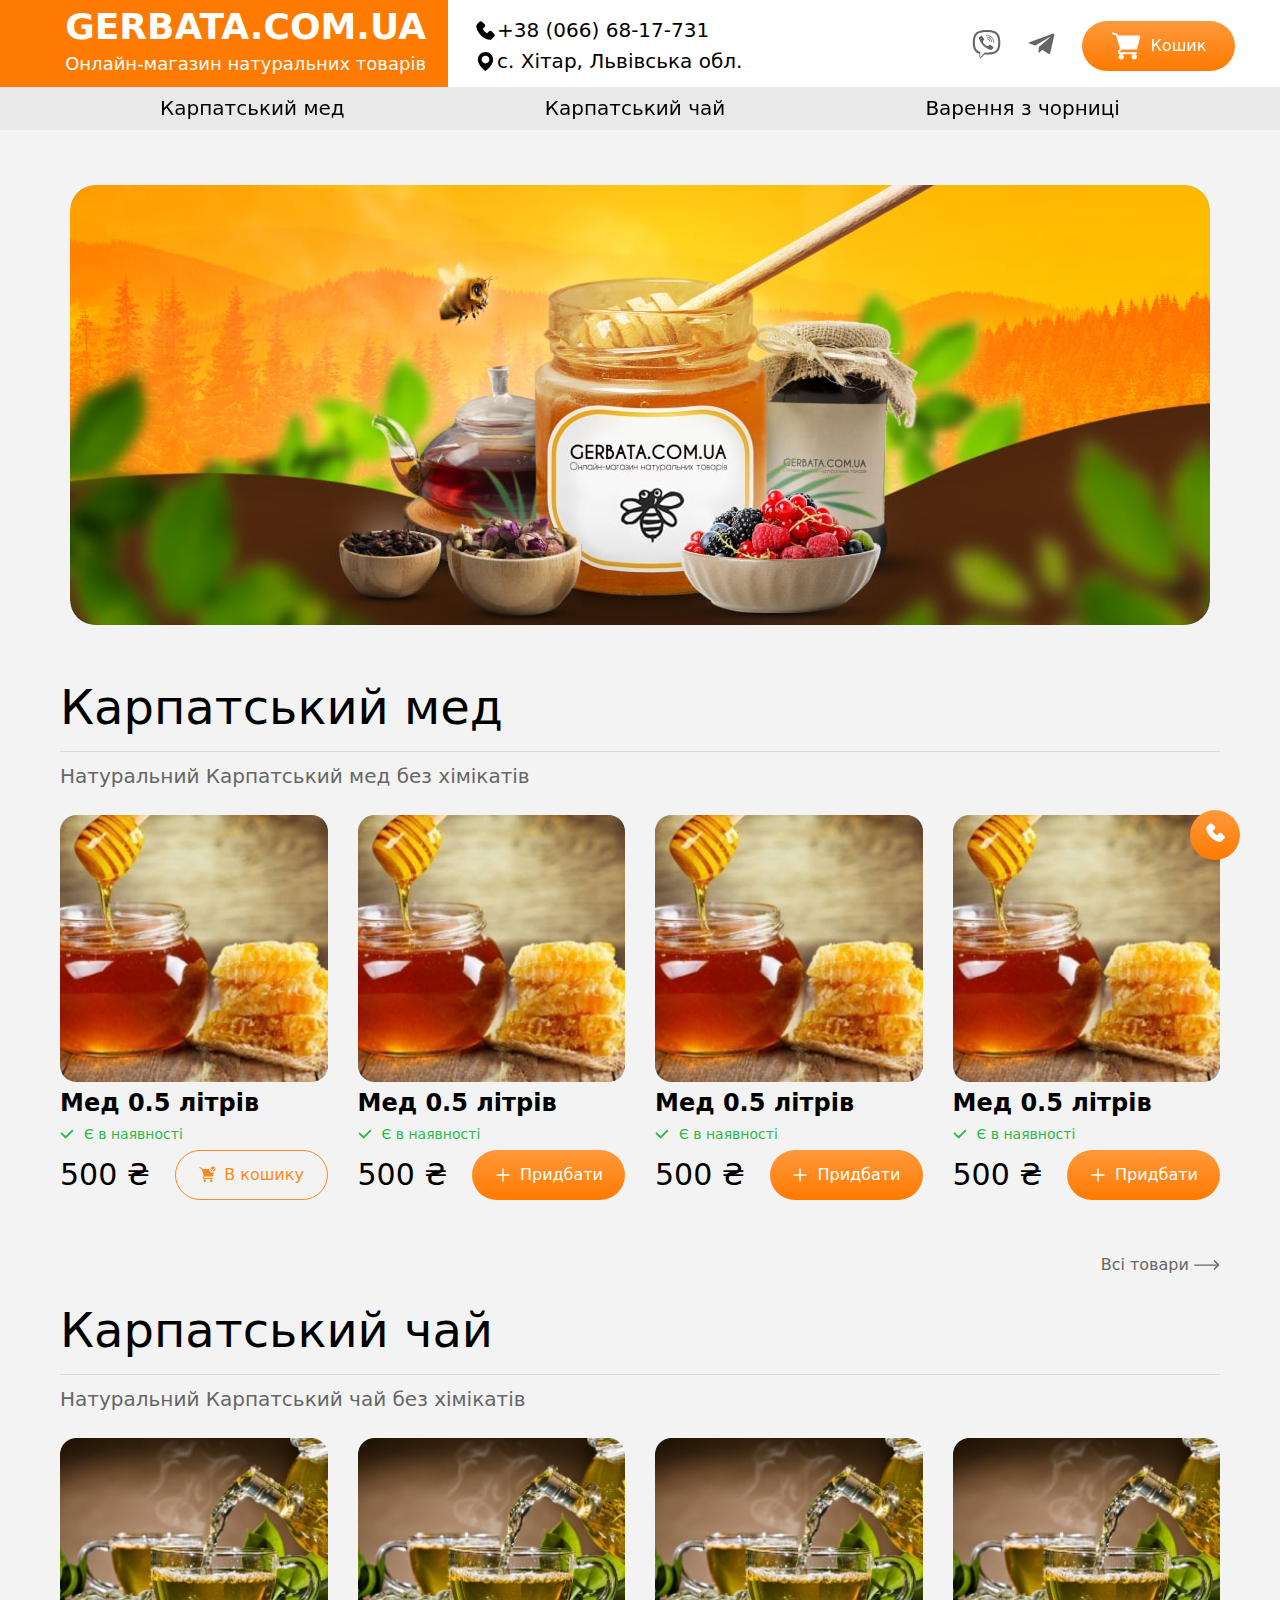
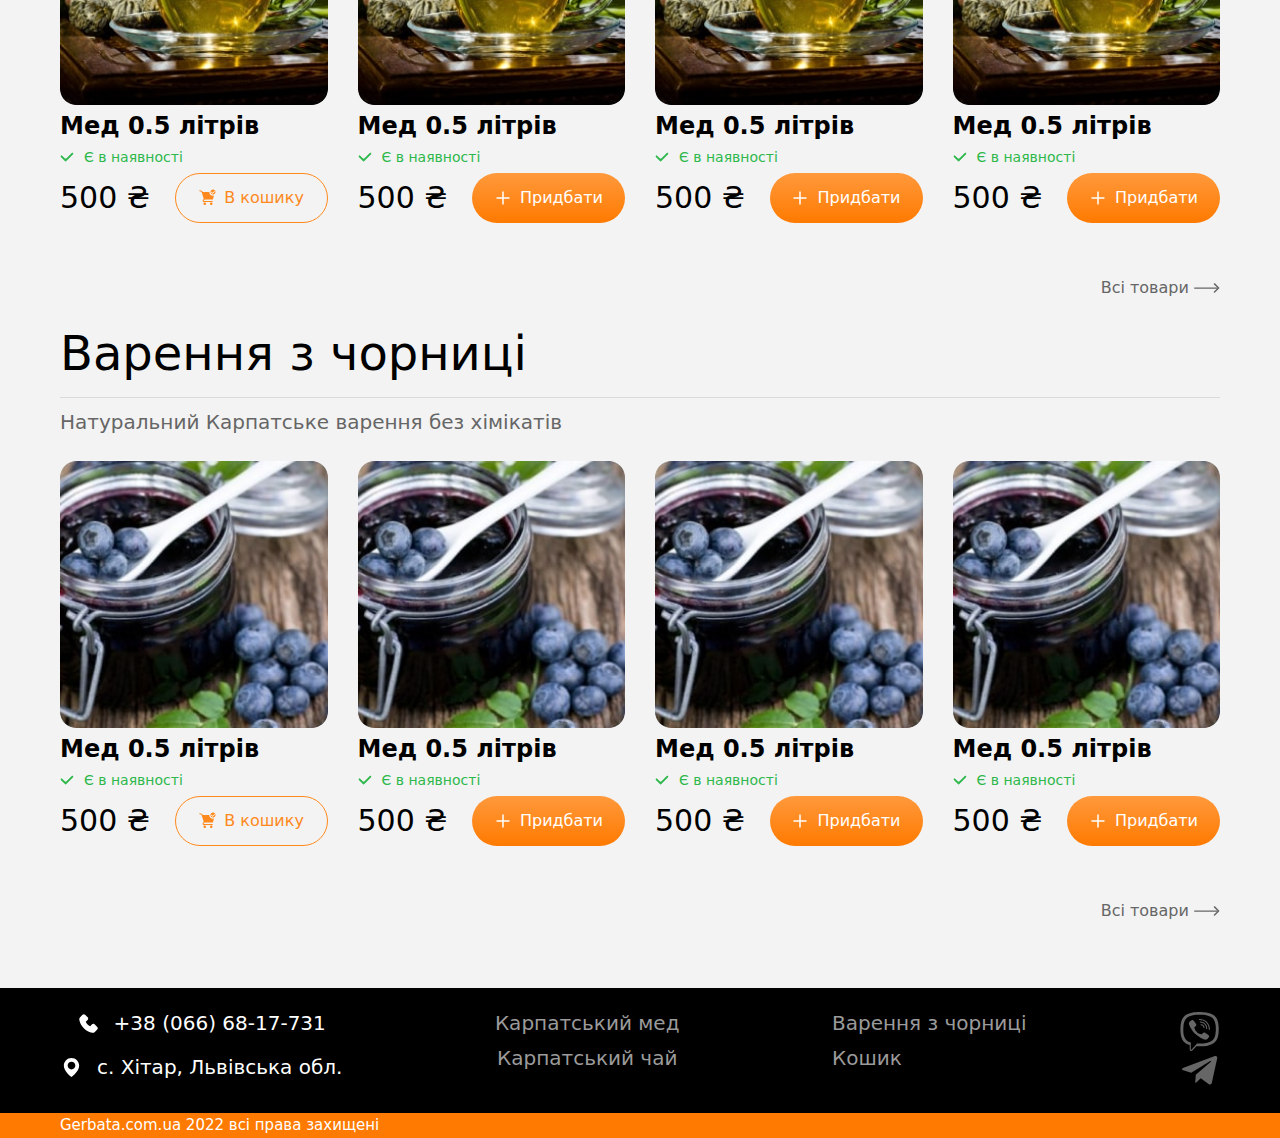
<file: index.html>
<!DOCTYPE html>
<html lang="en">
  <head>
    <meta charset="UTF-8" />
    <meta http-equiv="X-UA-Compatible" content="IE=edge" />
    <meta name="viewport" content="width=device-width, initial-scale=1.0" />
    <title>Project-honey</title>
    <meta name="description" content="..." />

    <link
      rel="stylesheet"
      href="https://cdnjs.cloudflare.com/ajax/libs/modern-normalize/1.1.0/modern-normalize.min.css"
    />
    <link rel="stylesheet" href="./css/main.min.css" />
  </head>

  <body>
    <!-- ................................... Header ................................... -->
    <header class="page-header">
      <div class="container__page-header">
        <div class="header-logo">
          <a class="header-logo__link" href="">
            <p class="logo__text">Gerbata.com.ua</p>

            <span class="logo__span">Онлайн-магазин натуральних товарів</span>
          </a>
        </div>

        <!-- ................... nav ................... -->
        <nav class="nav">
          <ul class="nav__list list">
            <li class="nav__item">
              <a
                href="tel:+380961111111"
                target="_blank"
                rel="noopener noindex nofollow"
                class="nav__link"
              >
                <svg class="nav__social-icon">
                  <use href="./img/icons.svg#icon-phone"></use>
                </svg>
                +38 (066) 68-17-731</a
              >
            </li>
            <li class="nav__item">
              <a
                href="https://goo.gl/maps/R2SxpzTBWNpm6xfB9"
                class="nav__link"
                target="_blank"
              >
                <svg class="nav__social-icon">
                  <use href="./img/icons.svg#icon-map"></use>
                </svg>
                с. Хітар, Львівська обл.</a
              >
            </li>
          </ul>

          <!-- ................... second-nav__list ................... -->
          <ul class="second-nav__list list">
            <li class="second-nav__item">
              <a
                target="_blank"
                class="second-nav__link"
                href="https://play.google.com/store/apps/details?id=com.viber.voip&hl=uk&gl=US"
              >
                <svg class="second-nav__social-icon">
                  <use href="./img/icons.svg#icon-viber"></use>
                </svg>
              </a>
            </li>
            <li class="second-nav__item">
              <a
                target="_blank"
                class="second-nav__link"
                href="https://desktop.telegram.org/"
              >
                <svg class="second-nav__social-icon">
                  <use href="./img/icons.svg#icon-telegram"></use>
                </svg>
              </a>
            </li>
            <li class="second-nav__item">
              <button class="header__button" type="button">
                <svg class="header__button__icon-svg">
                  <use href="./img/icons.svg#icon-koshik__white"></use>
                </svg>
                Кошик
              </button>
            </li>
          </ul>
        </nav>
      </div>

      <!-- ........................ menu-hed ........................ -->
      <div class="menu-hed">
        <div class="container">
          <ul class="menu-hed__list list">
            <li class="menu-hed__item">
              <a class="menu-hed__link" href="">Карпатський мед</a>
            </li>
            <li class="menu-hed__item">
              <a class="menu-hed__link" href="">Карпатський чай</a>
            </li>
            <li class="menu-hed__item">
              <a class="menu-hed__link" href="">Варення з чорниці</a>
            </li>
          </ul>
        </div>
      </div>

      <!------------------- mob__menu__hed -------------------->
      <section class="mobile__container__tel">
        <button
          class="menu-toggle js-open-menu"
          type="button"
          aria-expanded="false"
          aria-controls="mobile-menu"
        >
          <svg class="menu-toggle__icon-menu" width="23" height="14">
            <use href="./img/icons.svg#icon-Group-3"></use>
          </svg>
        </button>

        <div class="mobile__container__logo">
          <a class="mobile__header-logo__link" href="">
            <p class="mobile__logo__text">Gerbata.com.ua</p>

            <span class="mobile__logo__span"
              >Онлайн-магазин натуральних товарів</span
            >
          </a>
        </div>

        <button
          class="secondery__menu__basket"
          type="button"
          aria-expanded="false"
          aria-controls="mobile-menu"
        >
          <svg class="secondery__menu__basket__icon" width="23" height="14">
            <use href="./img/icons.svg#icon-koshik__white"></use>
          </svg>
        </button>
      </section>
    </header>

    <!--................................  main ................................ -->
    <main>
      <!-- ................................ Блок героя................................ -->
      <section class="hero section">
        <div class="hero__bg container"></div>
      </section>

      <h1 class="visually-hidden">Мед</h1>

      <!--............................  Карпатський мед  ............................ -->
      <section class="section">
        <div class="container">
          <h2 class="section__title">Карпатський мед</h2>

          <div class="ct-border"></div>

          <h3 class="section__title-h3">
            Натуральний Карпатський мед без хімікатів
          </h3>

          <!-- ................. honey__list ....................... -->
          <ul class="honey__list list">
            <li class="honey__item">
              <a class="honey__link" href="./product-gallery.html"
                ><img
                  class="honey__img img"
                  src="./img/honey-min.jpg"
                  alt="Мед"
              /></a>
              <h4 class="honey__title">Мед 0.5 літрів</h4>
              <p class="honey__text">Є в наявності</p>
              <div class="honey__tablet-ct">
                <p class="honey__text-sum">500 ₴</p>
                <button class="curent__btn" type="button" data-modal-open>
                  <svg class="curent__icon-svg">
                    <use href="./img/icons.svg#icon-koshik_plus"></use>
                  </svg>
                  В кошику
                </button>
              </div>
            </li>
            <li class="honey__item">
              <a class="honey__link" href=""
                ><img
                  class="honey__img img"
                  src="./img/honey-min.jpg"
                  alt="Мед"
              /></a>
              <h4 class="honey__title">Мед 0.5 літрів</h4>
              <p class="honey__text">Є в наявності</p>
              <div class="honey__tablet-ct">
                <p class="honey__text-sum">500 ₴</p>
                <button class="button" type="button">
                  <svg class="plus__icon-svg">
                    <use href="./img/icons.svg#icon-plus"></use>
                  </svg>
                  Придбати
                </button>
              </div>
            </li>
            <li class="honey__item">
              <a class="honey__link" href=""
                ><img
                  class="honey__img img"
                  src="./img/honey-min.jpg"
                  alt="Мед"
              /></a>
              <h4 class="honey__title">Мед 0.5 літрів</h4>
              <p class="honey__text">Є в наявності</p>
              <div class="honey__tablet-ct">
                <p class="honey__text-sum">500 ₴</p>
                <button class="button" type="button">
                  <svg class="plus__icon-svg">
                    <use href="./img/icons.svg#icon-plus"></use>
                  </svg>
                  Придбати
                </button>
              </div>
            </li>
            <li class="honey__item">
              <a class="honey__link" href=""
                ><img
                  class="honey__img img"
                  src="./img/honey-min.jpg"
                  alt="Мед"
              /></a>
              <h4 class="honey__title">Мед 0.5 літрів</h4>
              <p class="honey__text">Є в наявності</p>

              <div class="honey__tablet-ct">
                <p class="honey__text-sum">500 ₴</p>
                <button class="button" type="button">
                  <svg class="plus__icon-svg">
                    <use href="./img/icons.svg#icon-plus"></use>
                  </svg>
                  Придбати
                </button>
              </div>
            </li>
          </ul>

          <div class="ct-linc__adn">
            <a class="container__link" href=""
              >Всі товари
              <svg class="container__svg">
                <use href="./img/icons.svg#icon-strilka"></use>
              </svg>
            </a>
          </div>
        </div>
      </section>

      <!-- ................................ Карпатський чай ................................ -->
      <section class="section">
        <div class="container">
          <h2 class="section__title">Карпатський чай</h2>

          <div class="ct-border"></div>

          <h3 class="section__title-h3">
            Натуральний Карпатський чай без хімікатів
          </h3>

          <!-- ................. honey__list ....................... -->
          <ul class="tea__list list">
            <li class="tea__item">
              <a class="tea__link" href=""
                ><img class="tea__img img" src="./img/tea-min.jpg" alt="Чай"
              /></a>
              <h4 class="tea__title">Мед 0.5 літрів</h4>
              <p class="tea__text">Є в наявності</p>
              <div class="tea__tablet-ct">
                <p class="tea__text-sum">500 ₴</p>
                <button class="curent__btn" type="button">
                  <svg class="curent__icon-svg">
                    <use href="./img/icons.svg#icon-koshik_plus"></use>
                  </svg>
                  В кошику
                </button>
              </div>
            </li>
            <li class="tea__item">
              <a class="tea__link" href=""
                ><img class="tea__img img" src="./img/tea-min.jpg" alt="Чай"
              /></a>
              <h4 class="tea__title">Мед 0.5 літрів</h4>
              <p class="tea__text">Є в наявності</p>
              <div class="tea__tablet-ct">
                <p class="tea__text-sum">500 ₴</p>
                <button class="button" type="button">
                  <svg class="plus__icon-svg">
                    <use href="./img/icons.svg#icon-plus"></use>
                  </svg>
                  Придбати
                </button>
              </div>
            </li>
            <li class="tea__item">
              <a class="tea__link" href=""
                ><img class="tea__img img" src="./img/tea-min.jpg" alt="Чай"
              /></a>
              <h4 class="tea__title">Мед 0.5 літрів</h4>
              <p class="tea__text">Є в наявності</p>
              <div class="tea__tablet-ct">
                <p class="tea__text-sum">500 ₴</p>
                <button class="button" type="button">
                  <svg class="plus__icon-svg">
                    <use href="./img/icons.svg#icon-plus"></use>
                  </svg>
                  Придбати
                </button>
              </div>
            </li>
            <li class="tea__item">
              <a class="tea__link" href=""
                ><img class="tea__img img" src="./img/tea-min.jpg" alt="Чай"
              /></a>
              <h4 class="tea__title">Мед 0.5 літрів</h4>
              <p class="tea__text">Є в наявності</p>
              <div class="tea__tablet-ct">
                <p class="tea__text-sum">500 ₴</p>
                <button class="button" type="button">
                  <svg class="plus__icon-svg">
                    <use href="./img/icons.svg#icon-plus"></use>
                  </svg>
                  Придбати
                </button>
              </div>
            </li>
          </ul>

          <div class="ct-linc__adn">
            <a class="container__link" href=""
              >Всі товари
              <svg class="container__svg">
                <use href="./img/icons.svg#icon-strilka"></use>
              </svg>
            </a>
          </div>
        </div>
      </section>

      <!-- ................................ Варення з чорниці ................................ -->
      <section class="section section__bilberry">
        <div class="container">
          <h2 class="section__title">Варення з чорниці</h2>

          <div class="ct-border"></div>

          <h3 class="section__title-h3">
            Натуральний Карпатське варення без хімікатів
          </h3>

          <!-- ................. honey__list ....................... -->
          <ul class="bilberry__list list">
            <li class="bilberry__item">
              <a class="bilberry__link" href="">
                <img
                  class="bilberry__img img"
                  src="./img/bilberry-min.jpg"
                  alt="Чорниці"
                />
              </a>
              <h4 class="bilberry__title">Мед 0.5 літрів</h4>
              <p class="bilberry__text">Є в наявності</p>
              <div class="bilberry__tablet-ct">
                <p class="bilberry__text-sum">500 ₴</p>
                <button class="curent__btn" type="button">
                  <svg class="curent__icon-svg">
                    <use href="./img/icons.svg#icon-koshik_plus"></use>
                  </svg>
                  В кошику
                </button>
              </div>
            </li>
            <li class="bilberry__item">
              <a class="bilberry__link" href="">
                <img
                  class="bilberry__img img"
                  src="./img/bilberry-min.jpg"
                  alt="Чорниці"
                />
              </a>
              <h4 class="bilberry__title">Мед 0.5 літрів</h4>
              <p class="bilberry__text">Є в наявності</p>
              <div class="bilberry__tablet-ct">
                <p class="bilberry__text-sum">500 ₴</p>
                <button class="button" type="button">
                  <svg class="plus__icon-svg">
                    <use href="./img/icons.svg#icon-plus"></use>
                  </svg>
                  Придбати
                </button>
              </div>
            </li>
            <li class="bilberry__item">
              <a class="bilberry__link" href="">
                <img
                  class="bilberry__img img"
                  src="./img/bilberry-min.jpg"
                  alt="Чорниці"
                />
              </a>
              <h4 class="bilberry__title">Мед 0.5 літрів</h4>
              <p class="bilberry__text">Є в наявності</p>
              <div class="bilberry__tablet-ct">
                <p class="bilberry__text-sum">500 ₴</p>
                <button class="button" type="button">
                  <svg class="plus__icon-svg">
                    <use href="./img/icons.svg#icon-plus"></use>
                  </svg>
                  Придбати
                </button>
              </div>
            </li>
            <li class="bilberry__item">
              <a class="bilberry__link" href="">
                <img
                  class="bilberry__img img"
                  src="./img/bilberry-min.jpg"
                  alt="Чорниці"
                />
              </a>
              <h4 class="bilberry__title">Мед 0.5 літрів</h4>
              <p class="bilberry__text">Є в наявності</p>

              <div class="bilberry__tablet-ct">
                <p class="bilberry__text-sum">500 ₴</p>
                <button class="button" type="button">
                  <svg class="plus__icon-svg">
                    <use href="./img/icons.svg#icon-plus"></use>
                  </svg>
                  Придбати
                </button>
              </div>
            </li>
          </ul>

          <div class="ct-linc__adn">
            <a class="container__link" href=""
              >Всі товари
              <svg class="container__svg">
                <use href="./img/icons.svg#icon-strilka"></use>
              </svg>
            </a>
          </div>
        </div>
      </section>
    </main>

    <!-- ..................................... footer ..................................... -->
    <footer class="footer">
      <div class="container footer__container">
        <!-- .................................. address .................................. -->
        <address class="address">
          <ul class="address__list list">
            <li class="address__item">
              <a
                href="tel:+380666817731"
                target="_blank"
                rel="noopener noindex nofollow"
                class="address__link"
                text-align="center"
              >
                <svg class="address__phone-icon">
                  <use href="./img/icons.svg#icon-phone"></use>
                </svg>
                +38 (066) 68-17-731</a
              >
            </li>
            <li class="address__item">
              <a
                href="https://goo.gl/maps/R2SxpzTBWNpm6xfB9"
                class="address__link"
                target="_blank"
              >
                <svg class="address__map-icon">
                  <use href="./img/icons.svg#icon-map"></use>
                </svg>
                с. Хітар, Львівська обл.</a
              >
            </li>
          </ul>
        </address>

        <!-- .................................. footer__second .................................. -->
        <div class="footer__second">
          <ul class="second__list list">
            <li class="second__item">
              <a class="second__link" href="">Карпатський мед</a>
            </li>
            <li class="second__item">
              <a class="second__link" href="">Карпатський чай</a>
            </li>
          </ul>
        </div>

        <!-- .................................. footer__third .................................. -->
        <div class="footer__third">
          <ul class="third__list list">
            <li class="third__item">
              <a class="third__link" href="">Варення з чорниці</a>
            </li>
            <li class="third__item">
              <a class="third__link" href="">Кошик</a>
            </li>
          </ul>
        </div>

        <!-- .................................. footer__fourth .................................. -->
        <div class="footer__fourth">
          <ul class="fourth__list list">
            <li class="fourth__item">
              <a
                class="fourth__link"
                target="_blank"
                href="https://play.google.com/store/apps/details?id=com.viber.voip&hl=uk&gl=US"
              >
                <svg class="fourth__social-icon">
                  <use href="./img/icons.svg#icon-viber"></use>
                </svg>
              </a>
            </li>
            <li class="fourth__item">
              <a
                class="fourth__link"
                target="_blank"
                href="https://desktop.telegram.org/"
              >
                <svg class="fourth__social-icon">
                  <use href="./img/icons.svg#icon-telegram"></use>
                </svg>
              </a>
            </li>
          </ul>
        </div>
      </div>
      <!-- .................................. Сесція під футером .................................. -->
      <section class="section footer__and">
        <div class="and_container container">
          <p class="and__text">Gerbata.com.ua 2022 всі права захищені</p>
        </div>
      </section>
    </footer>

    <!-- ................... Cкрол іконка ................... -->
    <div class="scroll-up">
      <svg class="scroll-up__sircle" viewBox="-2 -2 52 52">
        <path
          class="scroll-up__sircle-path"
          d="
    M24,0
    a24,24 0 0,1 0,48
    a24,24 0 0,1 0,-48"
        />
      </svg>
      <svg class="scroll-up__icon">
        <use href="./img/icons.svg#icon-halochke-top"></use>
      </svg>
    </div>

    <!--------------------- Модальне вікно----------------------->
    <div class="modal is-hidden" data-modal>
      <div class="modal-window">
        <div class="m-f">
          <h2 class="modal-title">Кошик</h2>

          <button class="modal-button" data-modal-close>
            <svg class="modal-svg">
              <use href="./img/icons.svg#icon-close"></use>
            </svg>
          </button>

          <!-- ...................... Вибрані товари ...................... -->
          <section class="modal__section">
            <ul class="modal__list list">
              <li class="modal__item">
                <div class="modal__wrap">
                  <img
                    class="modal__img"
                    src="./img/honey-min.jpg"
                    alt="Honey"
                  />
                  <h2 class="modal__title">Мед 0.5 літрів</h2>
                </div>

                <div class="modal__container">
                  <spam class="modal__span">
                    <svg class="modal__icon-minus modal__svg">
                      <use href="./img/icons.svg#icon-filter-minus"></use>
                    </svg>
                    1
                    <svg class="modal__icon-plys modal__svg">
                      <use href="./img/icons.svg#icon-filter-plys"></use>
                    </svg>
                  </spam>

                  <p class="modal__text">
                    500 ₴
                    <svg class="modal__icon-koshik">
                      <use href="./img/icons.svg#icon-filter-koshik"></use>
                    </svg>
                  </p>
                </div>
              </li>

              <li class="modal__border-li"></li>

              <li class="modal__item">
                <div class="modal__wrap">
                  <img
                    class="modal__img"
                    src="./img/honey-min.jpg"
                    alt="Honey"
                  />
                  <h2 class="modal__title">Мед 0.5 літрів</h2>
                </div>

                <div class="modal__container">
                  <spam class="modal__span">
                    <svg class="modal__icon-minus modal__svg">
                      <use href="./img/icons.svg#icon-filter-minus"></use>
                    </svg>
                    1
                    <svg class="modal__icon-plys modal__svg">
                      <use href="./img/icons.svg#icon-filter-plys"></use>
                    </svg>
                  </spam>

                  <p class="modal__text">
                    500 ₴
                    <svg class="modal__icon-koshik">
                      <use href="./img/icons.svg#icon-filter-koshik"></use>
                    </svg>
                  </p>
                </div>
              </li>

              <li class="modal__border-li"></li>

              <li class="modal__item">
                <div class="modal__wrap">
                  <img
                    class="modal__img"
                    src="./img/honey-min.jpg"
                    alt="Honey"
                  />
                  <h2 class="modal__title">Мед 0.5 літрів</h2>
                </div>

                <div class="modal__container">
                  <spam class="modal__span">
                    <svg class="modal__icon-minus modal__svg">
                      <use href="./img/icons.svg#icon-filter-minus"></use>
                    </svg>
                    1
                    <svg class="modal__icon-plys modal__svg">
                      <use href="./img/icons.svg#icon-filter-plys"></use>
                    </svg>
                  </spam>

                  <p class="modal__text">
                    500 ₴
                    <svg class="modal__icon-koshik">
                      <use href="./img/icons.svg#icon-filter-koshik"></use>
                    </svg>
                  </p>
                </div>
              </li>

              <li class="modal__border-li"></li>

              <li class="modal-sum__li">
                Вся сума:<span class="modal-sum__span">2000 ₴</span>
              </li>
            </ul>
          </section>
        </div>

        <!-- ..................... Форми ..................... -->
        <form
          class="modal-form"
          name="signup_form"
          autocomplete="on"
          novalidate
        >
          <h2 class="modal-form__title">Формування замовлення</h2>

          <div class="form-containrt__label">
            <label class="modal-form__label">
              <input
                class="modai-form__input"
                type="email"
                name="email"
                placeholder="Ваше ім’я"
              />
            </label>

            <label class="modal-form__label">
              <input
                class="modai-form__input"
                type="phone"
                name="phone"
                placeholder="Ваш номер телефону"
              />
            </label>
          </div>

          <textarea
            class="modal-form__textarea"
            name="message"
            placeholder="Коментар до замовлення"
          ></textarea>

          <button type="submit" class="button form-button__submit">
            Оформити замовлення
          </button>
        </form>
      </div>
    </div>

    <!---------------------- mobile__menu ------------------------>
    <div class="menu-container js-menu-container" id="mobile-menu">
      <div class="mobil-container">
        <!--  ................ mobile__container__heder ...............  -->
        <section class="mobile__container__tel">
          <button class="menu-toggle js-close-menu">
            <svg class="menu-toggle__icon-menu" width="40" height="40">
              <use href="./img/icons.svg#icon-close"></use>
            </svg>
          </button>

          <div class="mobile__container__logo">
            <a class="mobile__header-logo__link" href="">
              <p class="mobile__logo__text">Gerbata.com.ua</p>

              <span class="mobile__logo__span"
                >Онлайн-магазин натуральних товарів</span
              >
            </a>
          </div>

          <button
            class="secondery__menu__basket"
            type="button"
            aria-expanded="false"
            aria-controls="mobile-menu"
          >
            <svg class="secondery__menu__basket__icon" width="23" height="14">
              <use href="./img/icons.svg#icon-koshik__white"></use>
            </svg>
          </button>
        </section>

        <!--  ................ mobile__main ...............  -->
        <section class="mobile__main">
          <ul class="mobile-menu list">
            <li class="mobile-menu__item">
              <a href="" class="mobile-menu__link active">Карпатський мед</a>
            </li>
            <li class="mobile-menu__item">
              <a href="./portfolio.html" class="mobile-menu__link"
                >Карпатський чай</a
              >
            </li>
            <li class="mobile-menu__item">
              <a href="" class="mobile-menu__link">Варення з чорниці</a>
            </li>
          </ul>
        </section>

        <!--  ................ mobile__footer ...............  -->
        <section class="mobile__footer">
          <footer class="footer">
            <div class="container footer__container">
              <!-- .................................. address .................................. -->
              <address class="address">
                <ul class="address__list list">
                  <li class="address__item">
                    <a
                      href="tel:+380666817731"
                      target="_blank"
                      rel="noopener noindex nofollow"
                      class="address__link"
                      text-align="center"
                    >
                      <svg class="address__phone-icon">
                        <use href="./img/icons.svg#icon-phone"></use>
                      </svg>
                      +38 (066) 68-17-731</a
                    >
                  </li>
                  <li class="address__item">
                    <a
                      href="https://goo.gl/maps/R2SxpzTBWNpm6xfB9"
                      class="address__link"
                      target="_blank"
                    >
                      <svg class="address__map-icon">
                        <use href="./img/icons.svg#icon-map"></use>
                      </svg>
                      с. Хітар, Львівська обл.</a
                    >
                  </li>
                </ul>
              </address>

              <!-- .................................. footer__fourth .................................. -->
              <div class="footer__fourth">
                <ul class="fourth__list list">
                  <li class="fourth__item">
                    <a
                      class="fourth__link"
                      href="https://play.google.com/store/apps/details?id=com.viber.voip&hl=uk&gl=US"
                    >
                      <svg class="fourth__social-icon">
                        <use href="./img/icons.svg#icon-viber"></use>
                      </svg>
                    </a>
                  </li>
                  <li class="fourth__item">
                    <a
                      class="fourth__link"
                      href="https://desktop.telegram.org/"
                    >
                      <svg class="fourth__social-icon">
                        <use href="./img/icons.svg#icon-telegram"></use>
                      </svg>
                    </a>
                  </li>
                </ul>
              </div>
            </div>
          </footer>
        </section>
      </div>
    </div>

    <!---------------------- Іконка зворотного звязку ------------------------>
    <button class="chat-button">
      <svg class="feedback__phone-icon">
        <use href="./img/icons.svg#icon-phone"></use>
      </svg>
    </button>

    <!--------------------------javaScript---------------------------->
    <!------------ mobile__menu ------------->
    <script defer src="./js/mobil__menu.js" type="module"></script>

    <!----------- modal ------------>
    <script src="./js/modal.js" type="module"></script>

    <!------------ scroll__up ------------->
    <script src="./js/scroll__up.js" type="module"></script>
  </body>
</html>
</file>
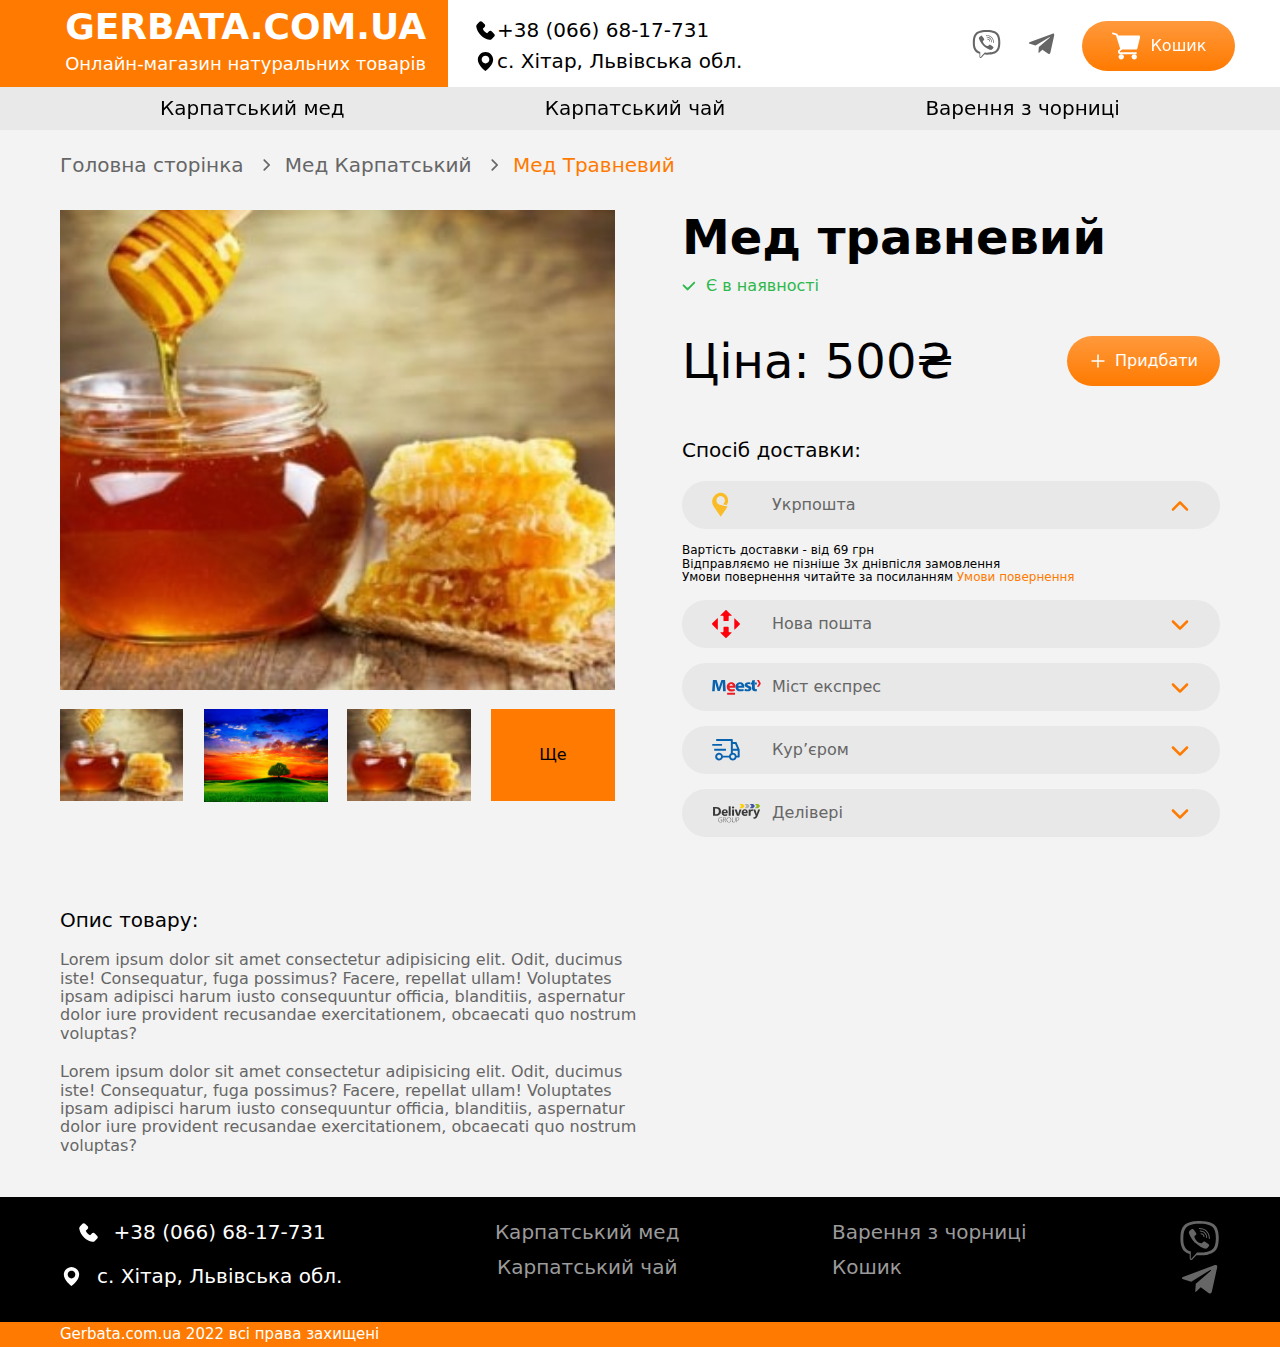
<file: product-gallery.html>
<!DOCTYPE html>
<html lang="en">
  <head>
    <meta charset="UTF-8" />
    <meta http-equiv="X-UA-Compatible" content="IE=edge" />
    <meta name="viewport" content="width=device-width, initial-scale=1.0" />
    <title>Product-gallery</title>

    <link
      rel="stylesheet"
      href="https://cdnjs.cloudflare.com/ajax/libs/modern-normalize/1.1.0/modern-normalize.min.css"
    />
    <link rel="stylesheet" href="./css/main.min.css" />
  </head>
  <body>
    <!-- ................................... Header ................................... -->
    <header class="page-header">
      <div class="container__page-header">
        <div class="header-logo">
          <a class="header-logo__link" href="">
            <p class="logo__text">Gerbata.com.ua</p>

            <span class="logo__span">Онлайн-магазин натуральних товарів</span>
          </a>
        </div>

        <!-- ................... nav ................... -->
        <nav class="nav">
          <ul class="nav__list list">
            <li class="nav__item">
              <a
                href="tel:+380961111111"
                target="_blank"
                rel="noopener noindex nofollow"
                class="nav__link"
              >
                <svg class="nav__social-icon">
                  <use href="./img/icons.svg#icon-phone"></use>
                </svg>
                +38 (066) 68-17-731</a
              >
            </li>
            <li class="nav__item">
              <a
                href="https://goo.gl/maps/R2SxpzTBWNpm6xfB9"
                class="nav__link"
                target="_blank"
              >
                <svg class="nav__social-icon">
                  <use href="./img/icons.svg#icon-map"></use>
                </svg>
                с. Хітар, Львівська обл.</a
              >
            </li>
          </ul>

          <!-- ................... second-nav__list ................... -->
          <ul class="second-nav__list list">
            <li class="second-nav__item">
              <a
                target="_blank"
                class="second-nav__link"
                href="https://play.google.com/store/apps/details?id=com.viber.voip&hl=uk&gl=US"
              >
                <svg class="second-nav__social-icon">
                  <use href="./img/icons.svg#icon-viber"></use>
                </svg>
              </a>
            </li>
            <li class="second-nav__item">
              <a
                target="_blank"
                class="second-nav__link"
                href="https://desktop.telegram.org/"
              >
                <svg class="second-nav__social-icon">
                  <use href="./img/icons.svg#icon-telegram"></use>
                </svg>
              </a>
            </li>
            <li class="second-nav__item">
              <button class="header__button" type="button">
                <svg class="header__button__icon-svg">
                  <use href="./img/icons.svg#icon-koshik__white"></use>
                </svg>
                Кошик
              </button>
            </li>
          </ul>
        </nav>
      </div>

      <!-- ........................ menu-hed ........................ -->
      <div class="menu-hed">
        <div class="container">
          <ul class="menu-hed__list list">
            <li class="menu-hed__item">
              <a class="menu-hed__link" href="">Карпатський мед</a>
            </li>
            <li class="menu-hed__item">
              <a class="menu-hed__link" href="">Карпатський чай</a>
            </li>
            <li class="menu-hed__item">
              <a class="menu-hed__link" href="">Варення з чорниці</a>
            </li>
          </ul>
        </div>
      </div>

      <!------------------- mob__menu__hed -------------------->
      <section class="mobile__container__tel">
        <button
          class="menu-toggle js-open-menu"
          type="button"
          aria-expanded="false"
          aria-controls="mobile-menu"
        >
          <svg class="menu-toggle__icon-menu" width="23" height="14">
            <use href="./img/icons.svg#icon-Group-3"></use>
          </svg>
        </button>

        <div class="mobile__container__logo">
          <a class="mobile__header-logo__link" href="">
            <p class="mobile__logo__text">Gerbata.com.ua</p>

            <span class="mobile__logo__span"
              >Онлайн-магазин натуральних товарів</span
            >
          </a>
        </div>

        <button
          class="secondery__menu__basket"
          type="button"
          aria-expanded="false"
          aria-controls="mobile-menu"
        >
          <svg class="secondery__menu__basket__icon" width="23" height="14">
            <use href="./img/icons.svg#icon-koshik__white"></use>
          </svg>
        </button>
      </section>
    </header>

    <!-- .................... main .................... -->
    <main>
      <!-- ............... gallery__wraper__phone ............... -->
      <div class="gallery__wraper__none container">
        <a class="gallery__nav__link" href="">
          <svg class="gallery__icon-halochka-left">
            <use href="./img/icons.svg#icon-halochka-left"></use>
          </svg>
          Мед Карпатський</a
        >
        <h1 class="gallery__nav__title">Мед травневий</h1>
        <p class="gallery__nav__text">
          <svg class="gallery__icon-halochka">
            <use href="./img/icons.svg#icon-halochka"></use>
          </svg>
          Є в наявності
        </p>
      </div>

      <!-- ................. gallery__wraper__tabletka__komp ................. -->
      <div class="gallery__wraper__is-none container">
        <ul class="wraper__is-none__list list">
          <li class="wraper__is-none__item">
            <a class="wraper__is-none__link" href=""
              >Головна сторінка
              <svg class="wraper__is-none__icon">
                <use href="./img/icons.svg#icon-arrow-left-bold"></use>
              </svg>
            </a>
          </li>
          <li class="wraper__is-none__item">
            <a class="wraper__is-none__link" href=""
              >Мед Карпатський
              <svg class="wraper__is-none__icon">
                <use href="./img/icons.svg#icon-arrow-left-bold"></use>
              </svg>
            </a>
          </li>
          <li class="wraper__is-none__item">
            <a
              class="wraper__is-none__link wraper__is-none__link-active"
              href=""
              >Мед Травневий</a
            >
          </li>
        </ul>
      </div>

      <!-- ................... gallery  gallery__delivery ................... -->
      <section class="gallery__gallery__delivery">
        <div class="container ct-gallery__flex">
          <!-- <div class="ct-gallery__flex"> -->
          <!-- .................... gallery .................... -->
          <div class="gallery">
            <h2 class="visually-hidden">Галерея-слайд</h2>

            <img
              class="gallery__images-slider"
              src="./img/gallery-background-min.jpg"
              alt="Мед"
            />

            <ul class="grid list">
              <li class="grid__item">
                <a
                  class="grid__link"
                  data-fslightbox="gallery"
                  href="./img/gallery-slider-min.jpg"
                >
                  <img
                    class="grid__img"
                    src="./img/gallery-slider-min.jpg"
                    alt="Мед"
                  />
                </a>
              </li>
              <li class="grid__item">
                <a
                  class="grid__link"
                  data-fslightbox="gallery"
                  href="./img/aaaaaaaaaaaaa.jpg"
                >
                  <img class="c" src="./img/aaaaaaaaaaaaa.jpg" alt="Мед" />
                </a>
              </li>
              <li class="grid__item">
                <a
                  class="grid__link"
                  data-fslightbox="gallery"
                  href="./img/gallery-slider-min.jpg"
                >
                  <img
                    class="grid__img"
                    src="./img/gallery-slider-min.jpg"
                    alt="Мед"
                  />
                </a>
              </li>

              <li class="grid__item">
                <button class="grid__button" type="button">Ще</button>
              </li>
            </ul>
          </div>

          <!-- .............. gallery__delivery  ............ -->
          <div class="gallery__delivery">
            <!-- ............ desctop-ct ............. -->
            <div class="gallery__desctop-ct">
              <h2 class="desctop-ct__title">Мед травневий</h2>
              <p class="desctop-ct__text">
                <svg class="gallery__icon-halochka">
                  <use href="./img/icons.svg#icon-halochka"></use>
                </svg>
                Є в наявності
              </p>
              <div class="desctop-ct__sum-btn">
                <p class="sum-btn__text">Ціна: 500₴</p>
                <button class="desctop-ct__button" type="button">
                  <svg class="plus__icon-svg">
                    <use href="./img/icons.svg#icon-plus"></use>
                  </svg>
                  Придбати
                </button>
              </div>
            </div>

            <!-- ................. delivery__list ................ -->
            <h2 class="gallery__title-h2">Спосіб доставки:</h2>

            <ul class="delivery__list list">
              <li class="delivery__item">
                <a href="" class="delivery__link">
                  <svg class="delivery__nav__icon-link">
                    <use href="./img/icons.svg#icon-form-map"></use>
                  </svg>
                  Укрпошта
                  <svg class="delivery__icon-halochka">
                    <use href="./img/icons.svg#icon-halochke-top"></use>
                  </svg>
                </a>
              </li>

              <li class="delivery__item delivery__item__text">
                <p class="delivery__text">
                  Вартість доставки - від 69 грн <br />
                  Відправляємо не пізніше 3х днівпісля замовлення <br />
                  Умови повернення читайте за посиланням
                  <a class="delivery__text__span-link" href=""
                    >Умови повернення</a
                  >
                </p>
              </li>

              <li class="delivery__item">
                <a href="" class="delivery__link"
                  ><svg class="delivery__icon-nova-poshta">
                    <use href="./img/icons.svg#icon-nova-poshta"></use>
                  </svg>
                  Нова пошта
                  <svg class="delivery__icon-halochka">
                    <use href="./img/icons.svg#icon-halochka-bottom"></use></svg
                ></a>
              </li>

              <li class="delivery__item">
                <a href="" class="delivery__link">
                  <svg class="delivery__icon-meest">
                    <use href="./img/icons.svg#icon-meest"></use>
                  </svg>
                  Міст експрес
                  <svg class="delivery__icon-halochka">
                    <use href="./img/icons.svg#icon-halochka-bottom"></use>
                  </svg>
                </a>
              </li>

              <li class="delivery__item">
                <a href="" class="delivery__link">
                  <svg class="delivery__icon-mashina">
                    <use href="./img/icons.svg#icon-mashina"></use>
                  </svg>
                  Кур’єром
                  <svg class="delivery__icon-halochka">
                    <use href="./img/icons.svg#icon-halochka-bottom"></use>
                  </svg>
                </a>
              </li>

              <li class="delivery__item">
                <a href="" class="delivery__link">
                  <svg class="delivery__icon-delivery">
                    <use href="./img/icons.svg#icon-delivery"></use>
                  </svg>
                  Делівері
                  <svg class="delivery__icon-halochka">
                    <use href="./img/icons.svg#icon-halochka-bottom"></use>
                  </svg>
                </a>
              </li>
            </ul>
          </div>
          <!-- </div> -->
        </div>
      </section>

      <!-- .................... description .................... -->
      <section class="description">
        <div class="container">
          <div class="cnt__description">
            <h2 class="gallery__title-h2">Опис товару:</h2>
            <p class="description__text">
              Lorem ipsum dolor sit amet consectetur adipisicing elit. Odit,
              ducimus iste! Consequatur, fuga possimus? Facere, repellat ullam!
              Voluptates ipsam adipisci harum iusto consequuntur officia,
              blanditiis, aspernatur dolor iure provident recusandae
              exercitationem, obcaecati quo nostrum voluptas?
            </p>
            <!-- <br /> -->
            <p class="description__text">
              Lorem ipsum dolor sit amet consectetur adipisicing elit. Odit,
              ducimus iste! Consequatur, fuga possimus? Facere, repellat ullam!
              Voluptates ipsam adipisci harum iusto consequuntur officia,
              blanditiis, aspernatur dolor iure provident recusandae
              exercitationem, obcaecati quo nostrum voluptas?
            </p>
          </div>
        </div>
      </section>
    </main>

    <!-- ..................................... footer ..................................... -->
    <footer class="footer">
      <div class="container footer__container">
        <!-- .................................. address .................................. -->
        <address class="address">
          <ul class="address__list list">
            <li class="address__item">
              <a
                href="tel:+380666817731"
                target="_blank"
                rel="noopener noindex nofollow"
                class="address__link"
                text-align="center"
              >
                <svg class="address__phone-icon">
                  <use href="./img/icons.svg#icon-phone"></use>
                </svg>
                +38 (066) 68-17-731</a
              >
            </li>
            <li class="address__item">
              <a
                href="https://goo.gl/maps/R2SxpzTBWNpm6xfB9"
                class="address__link"
                target="_blank"
              >
                <svg class="address__map-icon">
                  <use href="./img/icons.svg#icon-map"></use>
                </svg>
                с. Хітар, Львівська обл.</a
              >
            </li>
          </ul>
        </address>

        <!-- .................................. footer__second .................................. -->
        <div class="footer__second">
          <ul class="second__list list">
            <li class="second__item">
              <a class="second__link" href="">Карпатський мед</a>
            </li>
            <li class="second__item">
              <a class="second__link" href="">Карпатський чай</a>
            </li>
          </ul>
        </div>

        <!-- .................................. footer__third .................................. -->
        <div class="footer__third">
          <ul class="third__list list">
            <li class="third__item">
              <a class="third__link" href="">Варення з чорниці</a>
            </li>
            <li class="third__item">
              <a class="third__link" href="">Кошик</a>
            </li>
          </ul>
        </div>

        <!-- .................................. footer__fourth .................................. -->
        <div class="footer__fourth">
          <ul class="fourth__list list">
            <li class="fourth__item">
              <a
                target="_blank"
                class="fourth__link"
                href="https://play.google.com/store/apps/details?id=com.viber.voip&hl=uk&gl=US"
              >
                <svg class="fourth__social-icon">
                  <use href="./img/icons.svg#icon-viber"></use>
                </svg>
              </a>
            </li>
            <li class="fourth__item">
              <a
                target="_blank"
                class="fourth__link"
                href="https://desktop.telegram.org/"
              >
                <svg class="fourth__social-icon">
                  <use href="./img/icons.svg#icon-telegram"></use>
                </svg>
              </a>
            </li>
          </ul>
        </div>
      </div>
      <!-- .................................. Сесція під футером .................................. -->
      <section class="section footer__and">
        <div class="and_container container">
          <p class="and__text">Gerbata.com.ua 2022 всі права захищені</p>
        </div>
      </section>

      <!-- ..................................ФІКСОВАНА Сесція під футером .................................. -->
      <section class="fixed__footer">
        <div class="container">
          <ul class="fixed__footer__list list">
            <li class="fixed__footer__item">
              <p class="fixed__footer__text">500₴</p>
            </li>
            <li class="fixed__footer__item">
              <button class="button fixed__footer__button" type="button">
                <svg class="plus__icon-svg">
                  <use href="./img/icons.svg#icon-plus"></use>
                </svg>
                Придбати
              </button>
            </li>
          </ul>
        </div>
      </section>
    </footer>

    <!-- ................... Cкрол іконка ................... -->
    <div class="scroll-up">
      <svg class="scroll-up__sircle" viewBox="-2 -2 52 52">
        <path
          class="scroll-up__sircle-path"
          d="
    M24,0
    a24,24 0 0,1 0,48
    a24,24 0 0,1 0,-48"
        />
      </svg>
      <svg class="scroll-up__icon">
        <use href="./img/icons.svg#icon-halochke-top"></use>
      </svg>
    </div>

    <!--------------------------javaScript---------------------------->
    <!------------ scroll__up ------------->
    <script src="./js/scroll__up.js" type="module"></script>

    <!------------------------- Скрипт галереї  ----------------------->
    <script src="./js/fslightbox.js" type="module"></script>
  </body>
</html>
</file>
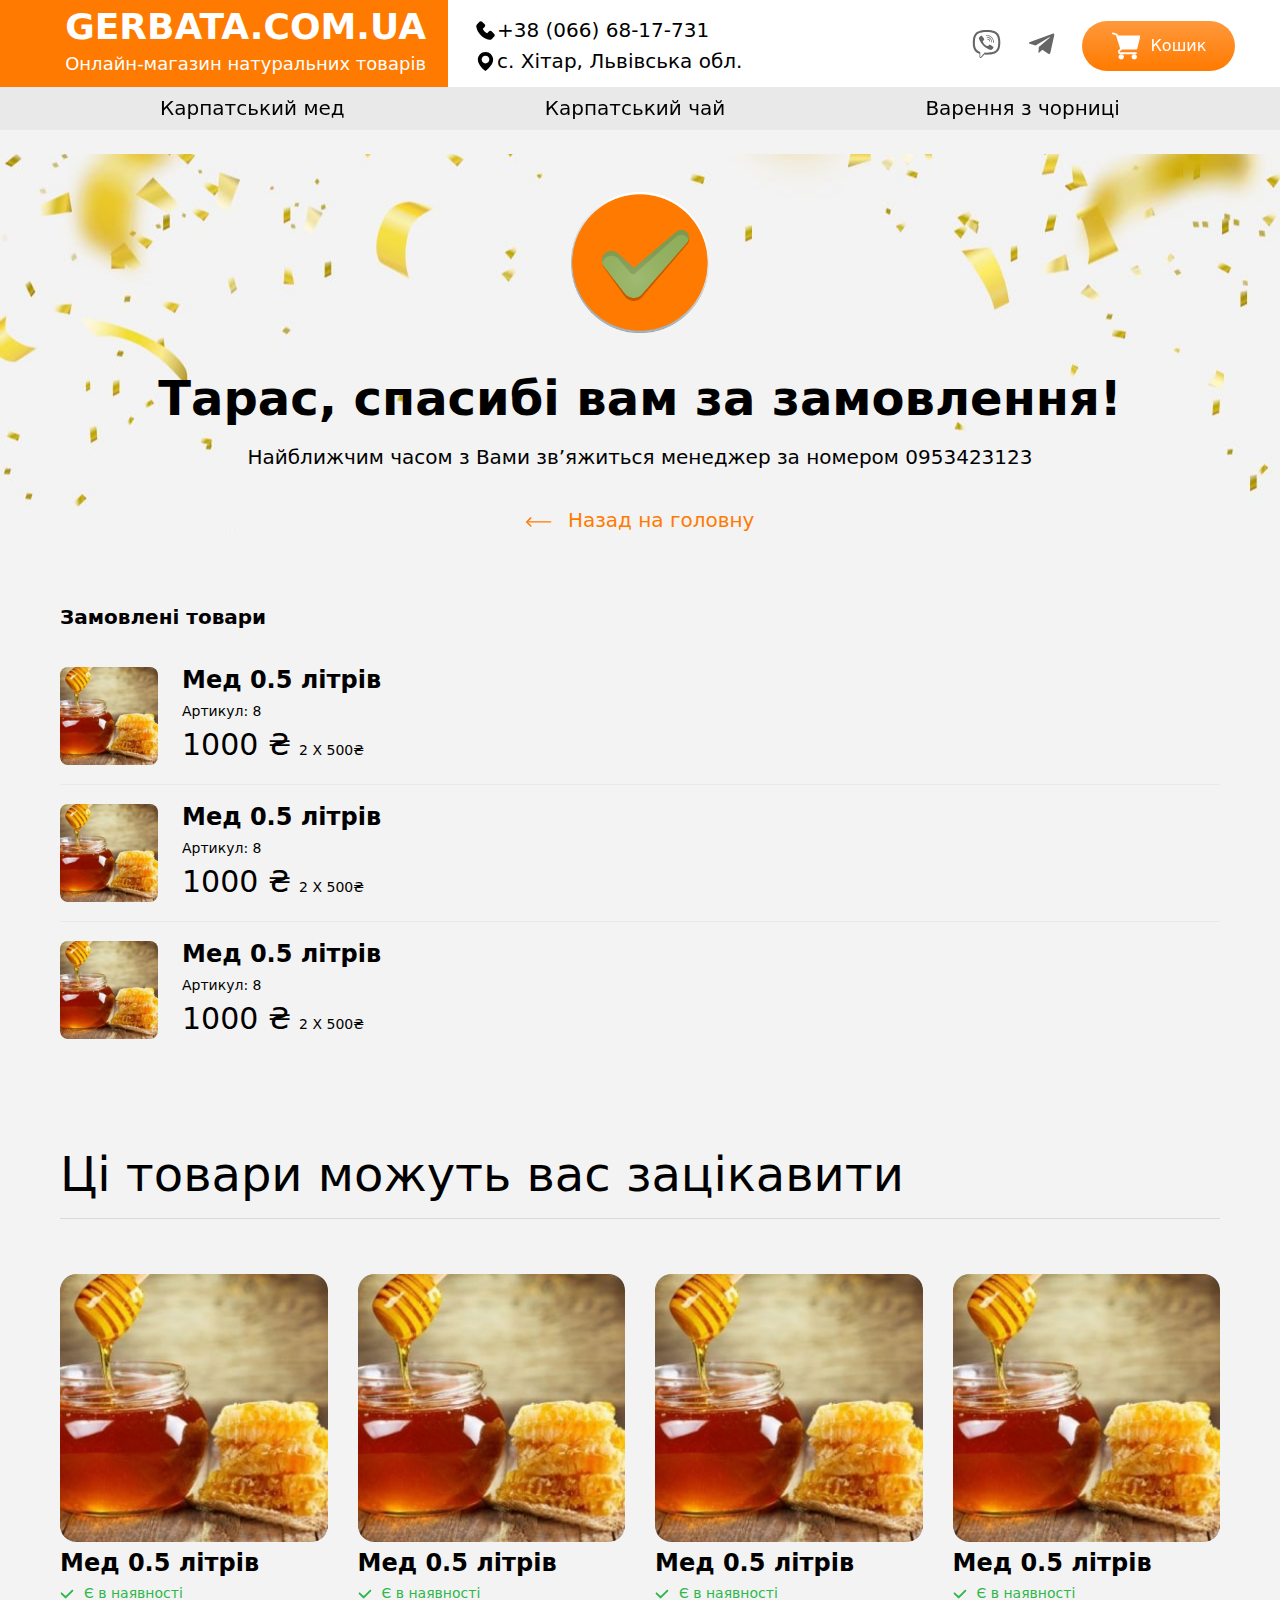
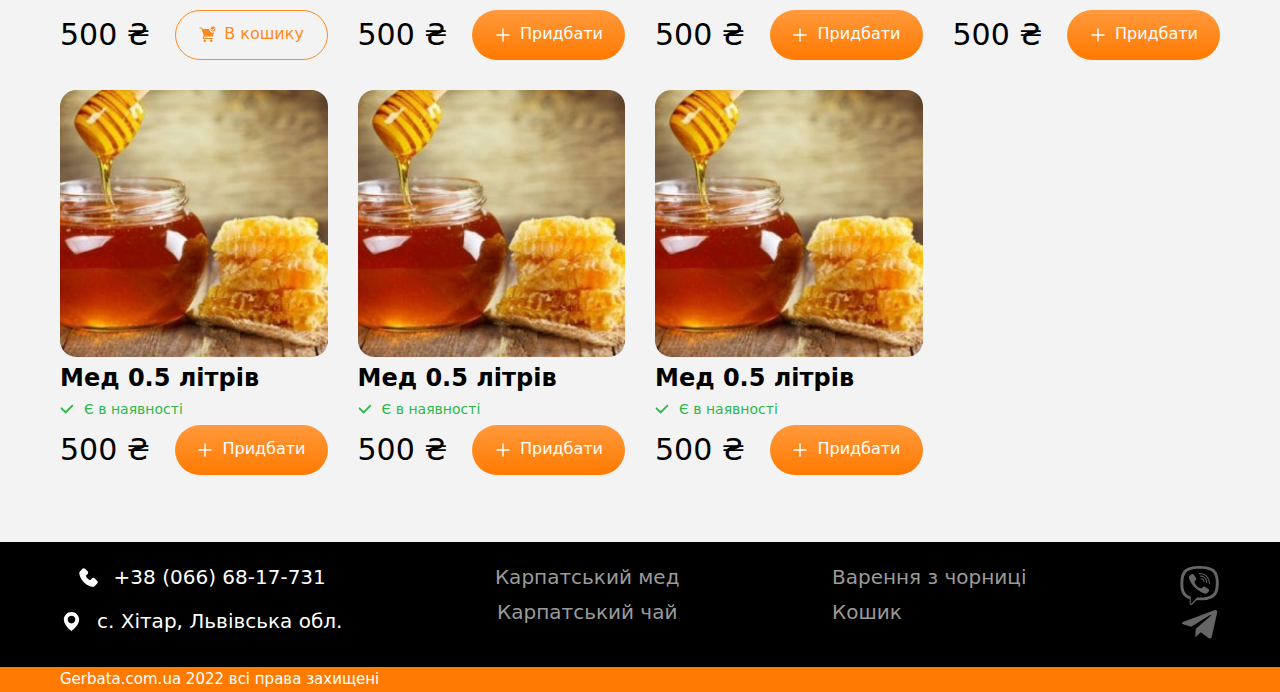
<file: thank-you-page.html>
<!DOCTYPE html>
<html lang="en">
  <head>
    <meta charset="UTF-8" />
    <meta http-equiv="X-UA-Compatible" content="IE=edge" />
    <meta name="viewport" content="width=device-width, initial-scale=1.0" />
    <title>thank-you-page</title>

    <meta name="description" content="Процент" />

    <link
      rel="stylesheet"
      href="https://cdnjs.cloudflare.com/ajax/libs/modern-normalize/1.1.0/modern-normalize.min.css"
    />
    <link rel="stylesheet" href="./css/main.min.css" />
  </head>

  <body>
    <!-- ................................... Header ................................... -->
    <header class="page-header">
      <div class="container__page-header">
        <div class="header-logo">
          <a class="header-logo__link" href="">
            <p class="logo__text">Gerbata.com.ua</p>

            <span class="logo__span">Онлайн-магазин натуральних товарів</span>
          </a>
        </div>

        <!-- ................... nav ................... -->
        <nav class="nav">
          <ul class="nav__list list">
            <li class="nav__item">
              <a
                href="tel:+380961111111"
                target="_blank"
                rel="noopener noindex nofollow"
                class="nav__link"
              >
                <svg class="nav__social-icon">
                  <use href="./img/icons.svg#icon-phone"></use>
                </svg>
                +38 (066) 68-17-731</a
              >
            </li>
            <li class="nav__item">
              <a
                href="https://goo.gl/maps/R2SxpzTBWNpm6xfB9"
                class="nav__link"
                target="_blank"
              >
                <svg class="nav__social-icon">
                  <use href="./img/icons.svg#icon-map"></use>
                </svg>
                с. Хітар, Львівська обл.</a
              >
            </li>
          </ul>

          <!-- ................... second-nav__list ................... -->
          <ul class="second-nav__list list">
            <li class="second-nav__item">
              <a
                target="_blank"
                class="second-nav__link"
                href="https://play.google.com/store/apps/details?id=com.viber.voip&hl=uk&gl=US"
              >
                <svg class="second-nav__social-icon">
                  <use href="./img/icons.svg#icon-viber"></use>
                </svg>
              </a>
            </li>
            <li class="second-nav__item">
              <a
                target="_blank"
                class="second-nav__link"
                href="https://desktop.telegram.org/"
              >
                <svg class="second-nav__social-icon">
                  <use href="./img/icons.svg#icon-telegram"></use>
                </svg>
              </a>
            </li>
            <li class="second-nav__item">
              <button class="header__button" type="button">
                <svg class="header__button__icon-svg">
                  <use href="./img/icons.svg#icon-koshik__white"></use>
                </svg>
                Кошик
              </button>
            </li>
          </ul>
        </nav>
      </div>

      <!-- ........................ menu-hed ........................ -->
      <div class="menu-hed">
        <div class="container">
          <ul class="menu-hed__list list">
            <li class="menu-hed__item">
              <a class="menu-hed__link" href="">Карпатський мед</a>
            </li>
            <li class="menu-hed__item">
              <a class="menu-hed__link" href="">Карпатський чай</a>
            </li>
            <li class="menu-hed__item">
              <a class="menu-hed__link" href="">Варення з чорниці</a>
            </li>
          </ul>
        </div>
      </div>

      <!------------------- mob__menu__hed -------------------->
      <section class="mobile__container__tel">
        <button
          class="menu-toggle js-open-menu"
          type="button"
          aria-expanded="false"
          aria-controls="mobile-menu"
        >
          <svg class="menu-toggle__icon-menu" width="23" height="14">
            <use href="./img/icons.svg#icon-Group-3"></use>
          </svg>
        </button>

        <div class="mobile__container__logo">
          <a class="mobile__header-logo__link" href="">
            <p class="mobile__logo__text">Gerbata.com.ua</p>

            <span class="mobile__logo__span"
              >Онлайн-магазин натуральних товарів</span
            >
          </a>
        </div>

        <button
          class="secondery__menu__basket"
          type="button"
          aria-expanded="false"
          aria-controls="mobile-menu"
        >
          <svg class="secondery__menu__basket__icon" width="23" height="14">
            <use href="./img/icons.svg#icon-koshik__white"></use>
          </svg>
        </button>
      </section>
    </header>

    <main>
      <!--  ....................  main ...................... -->
      <section class="section thanks__hero-fon">
        <div class="thanks__hero container">
          <div class="thanks-cnt__img">
            <img
              class="thanks__icon-img"
              src="./img/kruh-halochka.png"
              alt="Галочка"
            />
          </div>

          <h1 class="thanks__hero__h1">Тарас, спасибі вам за замовлення!</h1>
          <p class="thanks__hero__text">
            Найближчим часом з Вами зв’яжиться менеджер за номером 0953423123
          </p>
          <a class="thanks__hero__link" href="">
            <svg class="thanks__hero__icon-svg">
              <use href="./img/icons.svg#icon-strilka-left"></use>
            </svg>
            Назад на головну</a
          >
        </div>
      </section>

      <section class="section selected__section">
        <div class="container">
          <h2 class="selected__title-h2">Замовлені товари</h2>

          <ul class="selected__list list">
            <li class="selected__item">
              <a class="selected__link" href="">
                <img class="selected__img" src="./img/honey-min.jpg" alt="Фото"
              /></a>
              <div class="selected__container">
                <h3 class="selected__title">Мед 0.5 літрів</h3>
                <p class="selected__text">Артикул: 8</p>
                <p class="selected__text-sum">
                  1000 ₴<span class="selected__span">2 x 500₴</span>
                </p>
              </div>
            </li>

            <li class="selected__border-li"></li>

            <li class="selected__item">
              <a class="selected__link" href="">
                <img class="selected__img" src="./img/honey-min.jpg" alt="Фото"
              /></a>
              <div class="selected__container">
                <h3 class="selected__title">Мед 0.5 літрів</h3>
                <p class="selected__text">Артикул: 8</p>
                <p class="selected__text-sum">
                  1000 ₴<span class="selected__span">2 x 500₴</span>
                </p>
              </div>
            </li>

            <li class="selected__border-li"></li>

            <li class="selected__item">
              <a class="selected__link" href="">
                <img class="selected__img" src="./img/honey-min.jpg" alt="Фото"
              /></a>
              <div class="selected__container">
                <h3 class="selected__title">Мед 0.5 літрів</h3>
                <p class="selected__text">Артикул: 8</p>
                <p class="selected__text-sum">
                  1000 ₴<span class="selected__span">2 x 500₴</span>
                </p>
              </div>
            </li>
          </ul>
        </div>
      </section>

      <section class="section thank-you__section">
        <div class="container">
          <h2 class="section__title">Ці товари можуть вас зацікавити</h2>

          <div class="ct-border thank-you__border"></div>

          <!-- ................. honey__list ....................... -->
          <ul class="honey__list list">
            <li class="honey__item">
              <a class="honey__link" href=""
                ><img
                  class="honey__img img"
                  src="./img/honey-min.jpg"
                  alt="Мед"
              /></a>
              <h4 class="honey__title">Мед 0.5 літрів</h4>
              <p class="honey__text">Є в наявності</p>
              <div class="honey__tablet-ct">
                <p class="honey__text-sum">500 ₴</p>
                <button class="curent__btn" type="button">
                  <svg class="curent__icon-svg">
                    <use href="./img/icons.svg#icon-koshik_plus"></use>
                  </svg>
                  В кошику
                </button>
              </div>
            </li>
            <li class="honey__item">
              <a class="honey__link" href=""
                ><img
                  class="honey__img img"
                  src="./img/honey-min.jpg"
                  alt="Мед"
              /></a>
              <h4 class="honey__title">Мед 0.5 літрів</h4>
              <p class="honey__text">Є в наявності</p>
              <div class="honey__tablet-ct">
                <p class="honey__text-sum">500 ₴</p>
                <button class="button" type="button">
                  <svg class="plus__icon-svg">
                    <use href="./img/icons.svg#icon-plus"></use>
                  </svg>
                  Придбати
                </button>
              </div>
            </li>
            <li class="honey__item">
              <a class="honey__link" href=""
                ><img
                  class="honey__img img"
                  src="./img/honey-min.jpg"
                  alt="Мед"
              /></a>
              <h4 class="honey__title">Мед 0.5 літрів</h4>
              <p class="honey__text">Є в наявності</p>
              <div class="honey__tablet-ct">
                <p class="honey__text-sum">500 ₴</p>
                <button class="button" type="button">
                  <svg class="plus__icon-svg">
                    <use href="./img/icons.svg#icon-plus"></use>
                  </svg>
                  Придбати
                </button>
              </div>
            </li>
            <li class="honey__item">
              <a class="honey__link" href=""
                ><img
                  class="honey__img img"
                  src="./img/honey-min.jpg"
                  alt="Мед"
              /></a>
              <h4 class="honey__title">Мед 0.5 літрів</h4>
              <p class="honey__text">Є в наявності</p>

              <div class="honey__tablet-ct">
                <p class="honey__text-sum">500 ₴</p>
                <button class="button" type="button">
                  <svg class="plus__icon-svg">
                    <use href="./img/icons.svg#icon-plus"></use>
                  </svg>
                  Придбати
                </button>
              </div>
            </li>
            <li class="honey__item">
              <a class="honey__link" href=""
                ><img
                  class="honey__img img"
                  src="./img/honey-min.jpg"
                  alt="Мед"
              /></a>
              <h4 class="honey__title">Мед 0.5 літрів</h4>
              <p class="honey__text">Є в наявності</p>
              <div class="honey__tablet-ct">
                <p class="honey__text-sum">500 ₴</p>
                <button class="button" type="button">
                  <svg class="plus__icon-svg">
                    <use href="./img/icons.svg#icon-plus"></use>
                  </svg>
                  Придбати
                </button>
              </div>
            </li>
            <li class="honey__item">
              <a class="honey__link" href=""
                ><img
                  class="honey__img img"
                  src="./img/honey-min.jpg"
                  alt="Мед"
              /></a>
              <h4 class="honey__title">Мед 0.5 літрів</h4>
              <p class="honey__text">Є в наявності</p>
              <div class="honey__tablet-ct">
                <p class="honey__text-sum">500 ₴</p>
                <button class="button" type="button">
                  <svg class="plus__icon-svg">
                    <use href="./img/icons.svg#icon-plus"></use>
                  </svg>
                  Придбати
                </button>
              </div>
            </li>
            <li class="honey__item">
              <a class="honey__link" href=""
                ><img
                  class="honey__img img"
                  src="./img/honey-min.jpg"
                  alt="Мед"
              /></a>
              <h4 class="honey__title">Мед 0.5 літрів</h4>
              <p class="honey__text">Є в наявності</p>
              <div class="honey__tablet-ct">
                <p class="honey__text-sum">500 ₴</p>
                <button class="button" type="button">
                  <svg class="plus__icon-svg">
                    <use href="./img/icons.svg#icon-plus"></use>
                  </svg>
                  Придбати
                </button>
              </div>
            </li>
          </ul>
        </div>
      </section>
    </main>

    <!-- ..................................... footer ..................................... -->
    <footer class="footer">
      <div class="container footer__container">
        <!-- .................................. address .................................. -->
        <address class="address">
          <ul class="address__list list">
            <li class="address__item">
              <a
                href="tel:+380666817731"
                target="_blank"
                rel="noopener noindex nofollow"
                class="address__link"
                text-align="center"
              >
                <svg class="address__phone-icon">
                  <use href="./img/icons.svg#icon-phone"></use>
                </svg>
                +38 (066) 68-17-731</a
              >
            </li>
            <li class="address__item">
              <a
                href="https://goo.gl/maps/R2SxpzTBWNpm6xfB9"
                class="address__link"
                target="_blank"
              >
                <svg class="address__map-icon">
                  <use href="./img/icons.svg#icon-map"></use>
                </svg>
                с. Хітар, Львівська обл.</a
              >
            </li>
          </ul>
        </address>

        <!-- .................................. footer__second .................................. -->
        <div class="footer__second">
          <ul class="second__list list">
            <li class="second__item">
              <a class="second__link" href="">Карпатський мед</a>
            </li>
            <li class="second__item">
              <a class="second__link" href="">Карпатський чай</a>
            </li>
          </ul>
        </div>

        <!-- .................................. footer__third .................................. -->
        <div class="footer__third">
          <ul class="third__list list">
            <li class="third__item">
              <a class="third__link" href="">Варення з чорниці</a>
            </li>
            <li class="third__item">
              <a class="third__link" href="">Кошик</a>
            </li>
          </ul>
        </div>

        <!-- .................................. footer__fourth .................................. -->
        <div class="footer__fourth">
          <ul class="fourth__list list">
            <li class="fourth__item">
              <a
                target="_blank"
                class="fourth__link"
                href="https://play.google.com/store/apps/details?id=com.viber.voip&hl=uk&gl=US"
              >
                <svg class="fourth__social-icon">
                  <use href="./img/icons.svg#icon-viber"></use>
                </svg>
              </a>
            </li>
            <li class="fourth__item">
              <a
                target="_blank"
                class="fourth__link"
                href="https://desktop.telegram.org/"
              >
                <svg class="fourth__social-icon">
                  <use href="./img/icons.svg#icon-telegram"></use>
                </svg>
              </a>
            </li>
          </ul>
        </div>
      </div>
      <!-- .................................. Сесція під футером .................................. -->
      <section class="section footer__and">
        <div class="and_container container">
          <p class="and__text">Gerbata.com.ua 2022 всі права захищені</p>
        </div>
      </section>
    </footer>

    <!-- ................... Cкрол іконка ................... -->
    <div class="scroll-up">
      <svg class="scroll-up__sircle" viewBox="-2 -2 52 52">
        <path
          class="scroll-up__sircle-path"
          d="
    M24,0
    a24,24 0 0,1 0,48
    a24,24 0 0,1 0,-48"
        />
      </svg>
      <svg class="scroll-up__icon">
        <use href="./img/icons.svg#icon-halochke-top"></use>
      </svg>
    </div>

    <!--------------------------javaScript---------------------------->
    <script src="./js/scroll__up.js" type="module"></script>
  </body>
</html>
</file>
<file: css/main.min.css>
body{box-sizing:border-box;color:#000;background-color:#f3f3f3}.list{padding:0;margin:0;list-style:none}a{text-decoration:none;margin:0;padding:0}img{display:block;max-width:100%;height:auto;margin:0;overflow:hidden}h1,h2,h3,h4,p{margin:0}.visually-hidden{position:absolute;width:1px;height:1px;margin:-1px;border:0;padding:0;white-space:nowrap;clip-path:inset(100%);clip:rect(0 0 0 0);overflow:hidden}.container{margin-left:auto;margin-right:auto;padding-left:20px;padding-right:20px}@media screen and (min-width: 480px){.container{width:480px}}@media screen and (min-width: 768px){.container{width:768px}}@media screen and (min-width: 1200px){.container{width:1200px}}.button{display:flex;align-items:center;justify-content:center;margin:0 auto;width:100%;height:33px;border:none;background:linear-gradient(180deg, #ff993c 0%, #ff7a00 100%);border-radius:16px;font-size:16px;line-height:.66;color:#fff;cursor:pointer}.button:hover,.button:focus{background:linear-gradient(180deg, #c45f02 0%, #ff7a00 100%)}@media screen and (min-width: 768px){.button{width:125px;height:38px;border-radius:19px;margin:0;margin-left:auto}}@media screen and (min-width: 1200px){.button{width:153px;height:50px;border-radius:25px}}.plus__icon-svg{width:18px;height:18px;margin-right:8px}.curent__btn{display:flex;align-items:center;justify-content:center;margin:0 auto;width:100%;height:33px;border:1px solid #ff891c;background-color:rgba(0,0,0,0);border-radius:16px;font-size:16px;line-height:.66;color:#ff891c;cursor:pointer}@media screen and (min-width: 768px){.curent__btn{width:125px;height:38px;border-radius:19px;margin:0;margin-left:auto}}@media screen and (min-width: 1200px){.curent__btn{width:153px;height:50px;border-radius:25px}}.curent__btn:hover,.curent__btn:focus{border:linear-gradient(180deg, #c45f02 0%, #ff7a00 100%)}.curent__icon-svg{width:18px;height:18px;margin-right:8px;fill:#ff891c}.ct-border{margin-bottom:16px;border-top:1px solid #dadada}.thank-you__border{margin:0;margin-bottom:55px}.section__title{margin-bottom:16px;font-weight:400;font-size:24px}@media screen and (min-width: 768px){.section__title{font-size:34px}}@media screen and (min-width: 1200px){.section__title{font-size:48px}}.ct-linc__adn{display:flex;align-items:center;margin-top:20px;margin-bottom:30px}@media screen and (min-width: 1200px){.ct-linc__adn{margin-top:57px}}.container__link{margin-left:10px;color:#666;font-size:16px;line-height:1}@media screen and (min-width: 1200px){.container__link{margin:0;margin-left:auto}}.container__svg{width:26px;height:10px}.section__title-h3{margin-bottom:16px;font-weight:400;font-size:16px;color:#666}@media screen and (min-width: 768px){.section__title-h3{font-size:18px;margin-bottom:22px}}@media screen and (min-width: 1200px){.section__title-h3{font-size:20px;line-height:.83;margin-bottom:30px}}.page-header{position:sticky;top:0}.container__page-header{display:flex}@media screen and (max-width: 767px){.container__page-header{display:none}}.header-logo{width:35%;padding-right:22px;background-color:#ff7a00}.header-logo__link{display:block;height:87px}.logo__text{text-align:right;display:block;font-weight:700;font-size:22px;line-height:1.5;text-transform:uppercase;color:#fff}@media screen and (max-width: 1199px){.logo__text{padding-top:14px}}@media screen and (min-width: 1200px){.logo__text{font-size:36px}}.logo__span{text-align:right;display:block;font-size:11px;color:#fff}@media screen and (min-width: 1200px){.logo__span{font-size:18px}}.nav{display:flex;align-items:center;width:65%;height:87px;padding:15px 26px 10px 26px;background-color:#fff}.nav__item{margin-bottom:8px}.nav__item:last-child{margin-bottom:0}.nav__link{color:#000;display:flex;align-items:center}@media screen and (min-width: 768px){.nav__link{font-size:15px}}@media screen and (min-width: 1200px){.nav__link{font-size:20px}}.nav__social-icon{width:23px;height:23px;fill:#000}.second-nav__list{display:flex;align-items:center;margin-left:40px}@media screen and (min-width: 1200px){.second-nav__list{margin-left:230px}}.second-nav__item{margin-right:26px}.second-nav__item:last-child{margin-right:0}.second-nav__link{fill:#666}.second-nav__social-icon{width:29px;height:28px}.header__button{display:flex;align-items:center;justify-content:center;margin:0 auto;width:100%;height:33px;border:none;background:linear-gradient(180deg, #ff993c 0%, #ff7a00 100%);border-radius:16px;font-size:16px;line-height:.66;color:#fff}.header__button:hover,.header__button:focus{background:linear-gradient(180deg, #c45f02 0%, #ff7a00 100%)}@media screen and (min-width: 768px){.header__button{width:125px;height:38px;border-radius:19px;margin:0;margin-left:auto}}@media screen and (min-width: 1200px){.header__button{width:153px;height:50px;border-radius:25px}}.header__button__icon-svg{width:28px;height:28px;margin-right:11px}.menu-hed{background-color:#e9e9e9}@media screen and (max-width: 767px){.menu-hed{display:none}}.menu-hed__list{display:flex;align-items:center;justify-content:space-around}.menu-hed__link{display:block;padding:10px 0;color:#000;font-size:20px}.hero__bg{margin-top:18px;margin-bottom:18px;width:300px;height:200px;background-image:url(../img/hero-bg-min.jpg);background-repeat:no-repeat;background-position:center;background-size:cover;border-radius:25px}@media screen and (min-width: 480px){.hero__bg{margin-top:24px;margin-bottom:24px;width:440px;height:250px}}@media screen and (min-width: 768px){.hero__bg{margin-top:40px;margin-bottom:40px;width:720px;height:340px}}@media screen and (min-width: 1200px){.hero__bg{margin-top:55px;margin-bottom:55px;width:1140px;height:440px}}.honey__list{display:flex;flex-wrap:wrap;align-items:center;justify-content:center}@media screen and (min-width: 480px){.honey__list{align-items:start;justify-content:start;margin:-15px}}@media screen and (max-width: 479px){.honey__item{margin-bottom:30px}.honey__item:last-child{margin-bottom:0}}@media screen and (min-width: 480px){.honey__item{width:calc(100% - 60px)/2;margin:15px}}@media screen and (min-width: 768px){.honey__item{width:calc((100% - 90px)/3)}}@media screen and (min-width: 1200px){.honey__item{width:calc((100% - 120px)/4)}}.honey__img{width:100%;margin-bottom:8px;border-radius:16px}@media screen and (min-width: 480px){.honey__img{width:205px;height:205px}}@media screen and (min-width: 768px){.honey__img{width:100%;height:100%}}.honey__title{margin-bottom:8px;font-size:16px}@media screen and (min-width: 768px){.honey__title{font-size:20px}}@media screen and (min-width: 1200px){.honey__title{font-size:24px}}.honey__text{display:flex;align-items:center;margin-bottom:8px;color:#2eb84c;font-size:8px}@media screen and (min-width: 768px){.honey__text{font-size:10px}}@media screen and (min-width: 1200px){.honey__text{font-size:14px}}.honey__text::before{content:"";width:6px;height:4px;margin-right:10px;background-image:url(../img/halochka.svg);background-size:contain;background-repeat:no-repeat}@media screen and (min-width: 768px){.honey__text::before{width:10px;height:8px}}@media screen and (min-width: 1200px){.honey__text::before{width:14px;height:10px}}@media screen and (min-width: 768px){.honey__tablet-ct{display:flex;align-items:center}}.honey__text-sum{font-size:24px;line-height:1;text-transform:uppercase}@media screen and (max-width: 767px){.honey__text-sum{margin-bottom:15px}}@media screen and (min-width: 768px){.honey__text-sum{font-size:28px}}@media screen and (min-width: 1200px){.honey__text-sum{font-size:30px}}.tea__list{display:flex;flex-wrap:wrap;align-items:center;justify-content:center}@media screen and (min-width: 480px){.tea__list{align-items:start;justify-content:start;margin:-15px}}@media screen and (max-width: 479px){.tea__item{margin-bottom:30px}.tea__item:last-child{margin-bottom:0}}@media screen and (min-width: 480px){.tea__item{width:calc(100% - 60px)/2;margin:15px}}@media screen and (min-width: 768px){.tea__item{width:calc((100% - 90px)/3)}}@media screen and (min-width: 1200px){.tea__item{width:calc((100% - 120px)/4)}}.tea__img{width:100%;margin-bottom:8px;border-radius:16px}@media screen and (min-width: 480px){.tea__img{width:205px;height:205px}}@media screen and (min-width: 768px){.tea__img{width:100%;height:100%}}.tea__title{margin-bottom:8px;font-size:16px}@media screen and (min-width: 768px){.tea__title{font-size:20px}}@media screen and (min-width: 1200px){.tea__title{font-size:24px}}.tea__text{display:flex;align-items:center;margin-bottom:8px;color:#2eb84c;font-size:8px}@media screen and (min-width: 768px){.tea__text{font-size:10px}}@media screen and (min-width: 1200px){.tea__text{font-size:14px}}.tea__text::before{content:"";width:6px;height:4px;margin-right:10px;background-image:url(../img/halochka.svg);background-size:contain;background-repeat:no-repeat}@media screen and (min-width: 768px){.tea__text::before{width:10px;height:8px}}@media screen and (min-width: 1200px){.tea__text::before{width:14px;height:10px}}@media screen and (min-width: 768px){.tea__tablet-ct{display:flex;align-items:center}}.tea__text-sum{font-size:24px;line-height:1;text-transform:uppercase}@media screen and (max-width: 767px){.tea__text-sum{margin-bottom:15px}}@media screen and (min-width: 768px){.tea__text-sum{font-size:28px}}@media screen and (min-width: 1200px){.tea__text-sum{font-size:30px}}.section__bilberry{padding-bottom:39px}.bilberry__list{display:flex;flex-wrap:wrap;align-items:center;justify-content:center}@media screen and (min-width: 480px){.bilberry__list{align-items:start;justify-content:start;margin:-15px}}@media screen and (max-width: 479px){.bilberry__item{margin-bottom:30px}.bilberry__item:last-child{margin-bottom:0}}@media screen and (min-width: 480px){.bilberry__item{width:calc(100% - 60px)/2;margin:15px}}@media screen and (min-width: 768px){.bilberry__item{width:calc((100% - 90px)/3)}}@media screen and (min-width: 1200px){.bilberry__item{width:calc((100% - 120px)/4)}}.bilberry__img{width:100%;margin-bottom:8px;border-radius:16px}@media screen and (min-width: 480px){.bilberry__img{width:205px;height:205px}}@media screen and (min-width: 768px){.bilberry__img{width:100%;height:100%}}.bilberry__title{margin-bottom:8px;font-size:16px}@media screen and (min-width: 768px){.bilberry__title{font-size:20px}}@media screen and (min-width: 1200px){.bilberry__title{font-size:24px}}.bilberry__text{display:flex;align-items:center;margin-bottom:8px;color:#2eb84c;font-size:8px}@media screen and (min-width: 768px){.bilberry__text{font-size:10px}}@media screen and (min-width: 1200px){.bilberry__text{font-size:14px}}.bilberry__text::before{content:"";width:6px;height:4px;margin-right:10px;background-image:url(../img/halochka.svg);background-size:contain;background-repeat:no-repeat}@media screen and (min-width: 768px){.bilberry__text::before{width:10px;height:8px}}@media screen and (min-width: 1200px){.bilberry__text::before{width:14px;height:10px}}@media screen and (min-width: 768px){.bilberry__tablet-ct{display:flex;align-items:center}}.bilberry__text-sum{font-size:24px;line-height:1;text-transform:uppercase}@media screen and (max-width: 767px){.bilberry__text-sum{margin-bottom:15px}}@media screen and (min-width: 768px){.bilberry__text-sum{font-size:28px}}@media screen and (min-width: 1200px){.bilberry__text-sum{font-size:30px}}.thanks__hero-fon{background-image:url(../../img/photo_2022-min.jpg);background-repeat:no-repeat;background-position:center;background-size:cover}.thanks__hero{text-align:center}.thanks-cnt__img{padding:38px 0}.thanks__icon-img{margin:0 auto;width:102px;height:105px}@media screen and (min-width: 768px){.thanks__icon-img{width:138px;height:141px}}.thanks__hero__h1{margin-bottom:20px;font-size:30px}@media screen and (min-width: 768px){.thanks__hero__h1{font-size:48px}}.thanks__hero__text{margin-bottom:40px;font-size:16px}@media screen and (min-width: 768px){.thanks__hero__text{font-size:20px}}.thanks__hero__link{color:#ff7a00;font-size:20px}.thanks__hero__icon-svg{width:26px;height:10px;margin-right:10px}.thank-you__section{padding:34px 0 67px 0}.selected__section{padding:74px 0;background-color:#f3f3f3}.selected__title-h2{margin-bottom:38px;font-size:20px}.selected__item{display:flex;margin-bottom:19px}.selected__item:last-child{margin-bottom:0}.selected__border-li{border-top:1px solid #e9e9e9;margin-bottom:19px}.selected__border-li:last-child{margin-bottom:0}.selected__link{margin-right:12px}@media screen and (min-width: 480px){.selected__link{margin-right:24px}}.selected__img{width:98px;height:98px;border-radius:8px}.selected__title{margin-bottom:8px;font-size:24px}.selected__text{margin-bottom:14px;font-size:14px}.selected__text-sum{font-size:30px;line-height:24px;text-transform:uppercase}.selected__span{margin-left:8px;font-size:14px}.modal{position:fixed;top:0;left:0;width:100%;height:100%;background:rgba(0,0,0,.5);overflow:scroll}.modal.is-hidden{opacity:0;pointer-events:none}.modal-window{position:absolute;top:5%;left:50%;transform:translate(-50%);background:#fff;border-radius:15px}@media screen and (min-width: 320px){.modal-window{width:320px}}@media screen and (min-width: 450px){.modal-window{width:440px}}@media screen and (min-width: 768px){.modal-window{width:728px}}@media screen and (min-width: 1200px){.modal-window{width:857px}}.m-f{padding:10px;background-color:#f3f3f3;border-radius:15px 15px 0 0}@media screen and (min-width: 450px){.m-f{padding:20px}}@media screen and (min-width: 768px){.m-f{padding:30px 30px 22px 30px}}.modal-title{margin-bottom:31px;font-size:20px}.modal-button{display:flex;position:absolute;top:10px;right:10px;align-items:center;justify-content:center;border:none;width:30px;height:30px;cursor:pointer;background:rgba(0,0,0,0)}.modal-svg{top:8px;right:8px;border:none;width:18px;height:18px;fill:#ff7a00}@media screen and (min-width: 768px){.modal__item{display:flex;align-items:center;justify-content:space-between}}.modal__wrap{display:flex;align-items:center;margin-bottom:17px}@media screen and (min-width: 768px){.modal__wrap{margin:0}}.modal__img{width:89px;height:89px;margin-right:14px}@media screen and (min-width: 768px){.modal__img{margin-right:17px}}.modal__title{font-size:22px}@media screen and (min-width: 768px){.modal__title{font-size:24px}}.modal__container{display:flex}.modal__span{display:flex;align-items:center;font-size:24px}@media screen and (min-width: 768px){.modal__span{margin-right:80px}}@media screen and (min-width: 1200px){.modal__span{margin-right:140px}}.modal__svg{width:30px;height:30px;cursor:pointer}.modal__icon-minus{margin-right:23px}.modal__icon-plys{margin-left:23px}.modal__text{margin-left:auto;font-size:30px}.modal__icon-koshik{width:22px;height:22px;margin-left:9px;cursor:pointer}@media screen and (min-width: 768px){.modal__icon-koshik{margin-left:16px}}@media screen and (min-width: 768px){.modal__icon-koshik{margin-left:30px}}.modal__border-li{margin:19px 0 26px 0;border-top:1px solid #dadada}.modal-sum__li{display:flex;align-items:center;justify-content:flex-end;color:#666;font-size:20px}.modal-sum__span{margin-left:12px;color:#ff7a00;font-size:30px}.modal-form__title{margin-bottom:30px;font-weight:400;font-size:32px}.modal-form{background-color:#fff;border-radius:0 0 15px 15px;padding:10px}@media screen and (min-width: 450px){.modal-form{padding:20px}}@media screen and (min-width: 1200px){.modal-form{padding:30px}}@media screen and (min-width: 768px){.form-containrt__label{display:flex;justify-content:space-between;margin-bottom:20px}}.modal-form__label{margin-bottom:15px}.modal-form__label:last-child{margin:0}@media screen and (min-width: 768px){.modal-form__label{margin:0}}.modai-form__input{width:100%;height:45px;margin-bottom:15px;padding-left:11px;background-color:#f3f3f3;border:none}@media screen and (min-width: 768px){.modai-form__input{width:330px;margin:0}}@media screen and (min-width: 1200px){.modai-form__input{width:390px;margin:0}}.modal-form__textarea{resize:none;width:100%;height:255px;padding:11px;margin-bottom:15px;background-color:#f3f3f3;border:none}@media screen and (min-width: 768px){.modal-form__textarea{margin-bottom:30px;height:114px}}.form-button__submit{display:flex;align-items:center;justify-content:center;width:100%;margin:0 auto}@media screen and (min-width: 480px){.form-button__submit{width:257px}}.scroll-up{position:fixed;left:40px;bottom:40px;z-index:1000;display:flex;align-items:center;justify-content:center;width:40px;height:40px;color:#fff;fill:#ff7a00;cursor:pointer;visibility:hidden;border-radius:50%;box-shadow:inset 0 0 0 3px;opacity:0;transform:translateY(20px);transition-property:fill,opacity,transform;transition-duration:250ms;transition-timing-function:cubic-bezier(0.4, 0, 0.2, 1)}.scroll-up:hover,.scroll-up:focus{fill:#ff7a00}.scroll-up__icon{position:absolute;top:50%;left:50%;transform:translate(-50%, -60%);width:20px;height:20px}@media screen and (min-width: 1200px){.scroll-up__icon{width:25px;height:25px}}.scroll-up--active{visibility:visible;opacity:1;transform:translateY(0)}.scroll-up__sircle-path{fill:none;stroke:#ff7a00;stroke-width:4px}.mobile__container__tel{display:flex;align-items:center;position:sticky;margin-bottom:24px}.menu-toggle{min-height:68px;min-width:68px;display:flex;align-items:center;justify-content:center;margin:0;padding:0;background-color:#ff7a00;cursor:pointer;border:none;outline:none}@media(min-width: 768px){.menu-toggle{display:none}}.menu-toggle__icon-menu{width:18px;height:18px;fill:#fff}.menu-container{position:fixed;top:0;left:0;width:100vw;height:100vh;background-color:#ff7a00;z-index:999;transform:translateX(100%);transition:transform 250ms ease-in-out}.menu-container.is-open{transform:translateX(0)}.menu-container .menu-toggle{background-color:#854102}.menu-container{overflow:scroll}.secondery__menu__basket{min-height:68px;min-width:68px;padding:0;margin:0;margin-left:auto;background-color:#ff7a00;cursor:pointer;border:none;outline:none}@media(min-width: 768px){.secondery__menu__basket{display:none}}.secondery__menu__basket__icon{width:26px;height:25px}.mobile__container__logo{width:100%;height:68px;text-align:center;margin:0;padding-top:9px;background-color:#fff}@media screen and (min-width: 480px){.mobile__container__logo{padding-top:3px}}@media(min-width: 768px){.mobile__container__logo{display:none}}.mobile__header-logo__link{color:#000}.mobile__logo__text{font-size:25px}@media screen and (min-width: 480px){.mobile__logo__text{font-size:32px}}.mobile__logo__span{font-size:10px}@media screen and (min-width: 480px){.mobile__logo__span{font-size:12px}}.mobile-menu__item{margin-bottom:9px}.mobile-menu__item:last-child{margin:0}.mobile-menu__link{display:flex;align-items:center;height:46px;padding-left:10px;font-size:24px;color:#fff;background-color:#ee7200}@media screen and (min-width: 480px){.mobile-menu__link{padding-left:20px}}.mobile__footer{margin-top:100%}.chat-button{position:fixed;right:40px;bottom:40px;display:inline-block;text-align:center;width:50px;height:50px;margin:0;padding:0;border:none;border-radius:50%;background:linear-gradient(180deg, #ff993c 0%, #ff7a00 100%);cursor:pointer}.chat-button:hover,.chat-button:focus{background:linear-gradient(180deg, #c45f02 0%, #ff7a00 100%);transform:rotate(180deg)}.feedback__phone-icon{width:23px;height:23px;fill:#fff}.gallery__title-h2{margin-bottom:19px;font-weight:400;font-size:20px}.gallery__wraper__is-none{margin-bottom:33px}@media screen and (max-width: 767px){.gallery__wraper__is-none{display:none}}.wraper__is-none__list{display:flex;align-items:center}.wraper__is-none__item{margin-right:12px}.wraper__is-none__item:last-child{margin:0}.wraper__is-none__link{color:#666;font-size:20px}.wraper__is-none__icon{width:14px;height:14px;margin-left:9px}.wraper__is-none__link-active{color:#ff7a00}@media screen and (min-width: 768px){.ct-gallery__flex{display:flex;justify-content:space-between;margin-bottom:30px}}.gallery{margin-bottom:24px}@media screen and (min-width: 768px){.gallery{width:340px;margin:0}}@media screen and (min-width: 1200px){.gallery{width:555px}}.gallery__images-slider{min-width:100%;margin:0 auto;margin-bottom:10px}@media screen and (min-width: 768px){.gallery__images-slider{height:430px;margin:0;margin-bottom:19px}}@media screen and (min-width: 1200px){.gallery__images-slider{height:480px}}.grid{width:100%;margin:0 auto;display:flex;justify-content:space-between}@media screen and (min-width: 768px){.grid{width:100%;margin:0}}.grid__item{width:23%}@media screen and (min-width: 480px){.grid__item{height:75px}}@media screen and (min-width: 768px){.grid__item{width:70px;height:53px}}@media screen and (min-width: 1200px){.grid__item{width:124px;height:92px}}.grid__link{display:block;width:100%;height:100%}.grid__img{min-height:100%}.grid__button{width:100%;height:100%;border:none;background:#ff7a00}@media screen and (min-width: 480px){.gallery__wraper__none{width:480px}}@media screen and (min-width: 768px){.gallery__wraper__none{display:none}}.gallery__nav__link{display:flex;align-items:center;margin-bottom:16px;color:#ff7a00;font-size:16px}.gallery__icon-halochka-left{width:12px;height:12px;margin-right:9px}.gallery__nav__title{margin-bottom:20px;font-size:40px;line-height:1}.gallery__nav__text{margin-bottom:29px;color:#2eb84c;font-size:14px}.gallery__icon-halochka{width:14px;height:10px;margin-right:5px}@media screen and (min-width: 480px){.gallery__delivery{width:440px}}@media screen and (min-width: 768px){.gallery__delivery{width:340px}}@media screen and (min-width: 1200px){.gallery__delivery{width:538px}}.gallery__desctop-ct{margin-bottom:26px}@media screen and (max-width: 767px){.gallery__desctop-ct{display:none}}@media screen and (min-width: 1200px){.gallery__desctop-ct{margin-bottom:50px}}.desctop-ct__title{margin-bottom:12px;font-size:40px}@media screen and (min-width: 1200px){.desctop-ct__title{font-size:30px}}@media screen and (min-width: 1200px){.desctop-ct__title{font-size:48px}}.desctop-ct__text{color:#2eb84c;margin-bottom:14px;font-size:14px}@media screen and (min-width: 1200px){.desctop-ct__text{margin-bottom:38px;font-size:16px}}@media screen and (min-width: 768px){.desctop-ct__sum-btn{display:flex;align-items:center;width:100%}}.sum-btn__text{font-size:28px}@media screen and (min-width: 1200px){.sum-btn__text{font-size:48px}}.desctop-ct__button{display:flex;align-items:center;justify-content:center;width:125px;height:38px;margin:0;margin-left:auto;border:none;background:linear-gradient(180deg, #ff993c 0%, #ff7a00 100%);border-radius:19px;font-size:16px;line-height:.66;color:#fff;cursor:pointer}.desctop-ct__button:hover,.desctop-ct__button:focus{background:linear-gradient(180deg, #c45f02 0%, #ff7a00 100%)}@media screen and (min-width: 1200px){.desctop-ct__button{width:153px;height:50px;border-radius:25px}}.delivery__list{margin:0 auto;padding:0;width:100%}@media screen and (min-width: 480px){.delivery__list{width:440px}}@media screen and (min-width: 768px){.delivery__list{width:100%}}.delivery__item{margin-bottom:15px}.delivery__item:last-child{margin:0}.delivery__link{display:flex;align-items:center;width:100%;height:40px;border-radius:48px;background-color:#e8e8e8;padding:0 15px;color:#666;font-size:16px}@media screen and (min-width: 480px){.delivery__link{height:48px;padding:0 30px}}@media screen and (min-width: 768px){.delivery__link{height:40px}}@media screen and (min-width: 1200px){.delivery__link{height:48px}}.delivery__nav__icon-link{width:17px;height:25px;margin-right:43px}.delivery__icon-halochka{width:20px;height:20px;margin-left:auto}.delivery__item__text{width:100%;height:auto;padding:0;background-color:rgba(0,0,0,0);font-size:12px}.delivery__text{font-size:12px}.delivery__text__span-link{color:#ff7a00}.delivery__icon-nova-poshta{width:28px;height:28px;margin-right:32px}.delivery__icon-meest{width:49px;height:15px;margin-right:11px}.delivery__icon-mashina{width:28px;height:22px;margin-right:32px}.delivery__icon-delivery{width:49px;height:19px;margin-right:11px}.description{padding:42px 0}@media screen and (min-width: 768px){.cnt__description{width:50%;text-align:left}}.description__text{margin-bottom:20px;color:#666;font-weight:400;font-size:12px}.description__text:last-child{margin:0}@media screen and (min-width: 768px){.description__text{font-size:16px}}.fixed__footer{position:fixed;bottom:0;width:100%;background-color:#fff}@media screen and (min-width: 768px){.fixed__footer{display:none}}.fixed__footer__list{display:flex;align-items:center;justify-content:space-between;padding:9px 0}.fixed__footer__text{font-size:32px}.fixed__footer__button{width:143px;height:33px}.footer{background-color:#000;padding-top:24px}.footer__container{display:block;text-align:center;padding-bottom:23px}@media screen and (min-width: 768px){.footer__container{display:flex;justify-content:space-between}}.address{font-style:normal;text-align:center;margin:0 auto;margin-bottom:45px}@media screen and (min-width: 768px){.address{margin:0}}.address__item{display:flex;align-items:center;justify-content:center;margin-bottom:10px}.address__item:last-child{margin-bottom:0}@media screen and (min-width: 768px){.address__item{margin-bottom:21px}}.address__link{color:#fff;font-size:20px;display:flex;align-items:center}@media screen and (min-width: 768px){.address__link{font-size:16px}}@media screen and (min-width: 1200px){.address__link{font-size:20px}}.address__link:hover,.address__link:focus{color:#fff}.address__map-icon,.address__phone-icon{width:23px;height:23px;margin-right:14px;fill:#fff}.footer__second{margin-bottom:30px}@media screen and (min-width: 768px){.footer__second{margin:0}}@media screen and (max-width: 768px){.second__item{margin-bottom:30px}.second__item:last-child{margin:0}}@media screen and (min-width: 768px){.second__item{margin-bottom:12px}.second__item:last-child{margin-bottom:0}}.second__link{color:#9b9b9b;font-size:20px}@media screen and (min-width: 768px){.second__link{font-size:16px}}@media screen and (min-width: 1200px){.second__link{font-size:20px}}.second__link:hover,.second__link:focus{color:#fff}.footer__third{margin-bottom:30px}@media screen and (min-width: 768px){.footer__third{margin:0}}@media screen and (max-width: 767px){.third__item{margin-bottom:30px}.third__item:last-child{margin-bottom:0}}@media screen and (min-width: 768px){.third__item{text-align:left;margin-bottom:12px}.third__item:last-child{margin-bottom:0}}.third__link{color:#9b9b9b;font-size:20px}@media screen and (min-width: 768px){.third__link{font-size:16px}}@media screen and (min-width: 1200px){.third__link{font-size:20px}}.third__link:hover,.third__link:focus{color:#fff}.fourth__list{display:flex;align-items:center;justify-content:center}@media screen and (min-width: 768px){.fourth__list{display:block}}.fourth__item{margin-right:40px}.fourth__item:last-child{margin-right:0}@media screen and (min-width: 768px){.fourth__item{margin:0}}.fourth__link{fill:#666;display:block;width:41px;height:39px}.fourth__link:hover,.fourth__link:focus{fill:#fff}.fourth__social-icon{width:41px;height:39px}.footer__and{background-color:#ff7a00;color:#fff}.and_container{display:block;background-color:#ff7a00}.and__text{height:25px;padding-top:4px;font-size:15px}@media screen and (max-width: 767px){.and__text{text-align:center;height:32px;padding-top:6px}}/*# sourceMappingURL=main.min.css.map */
</file>
